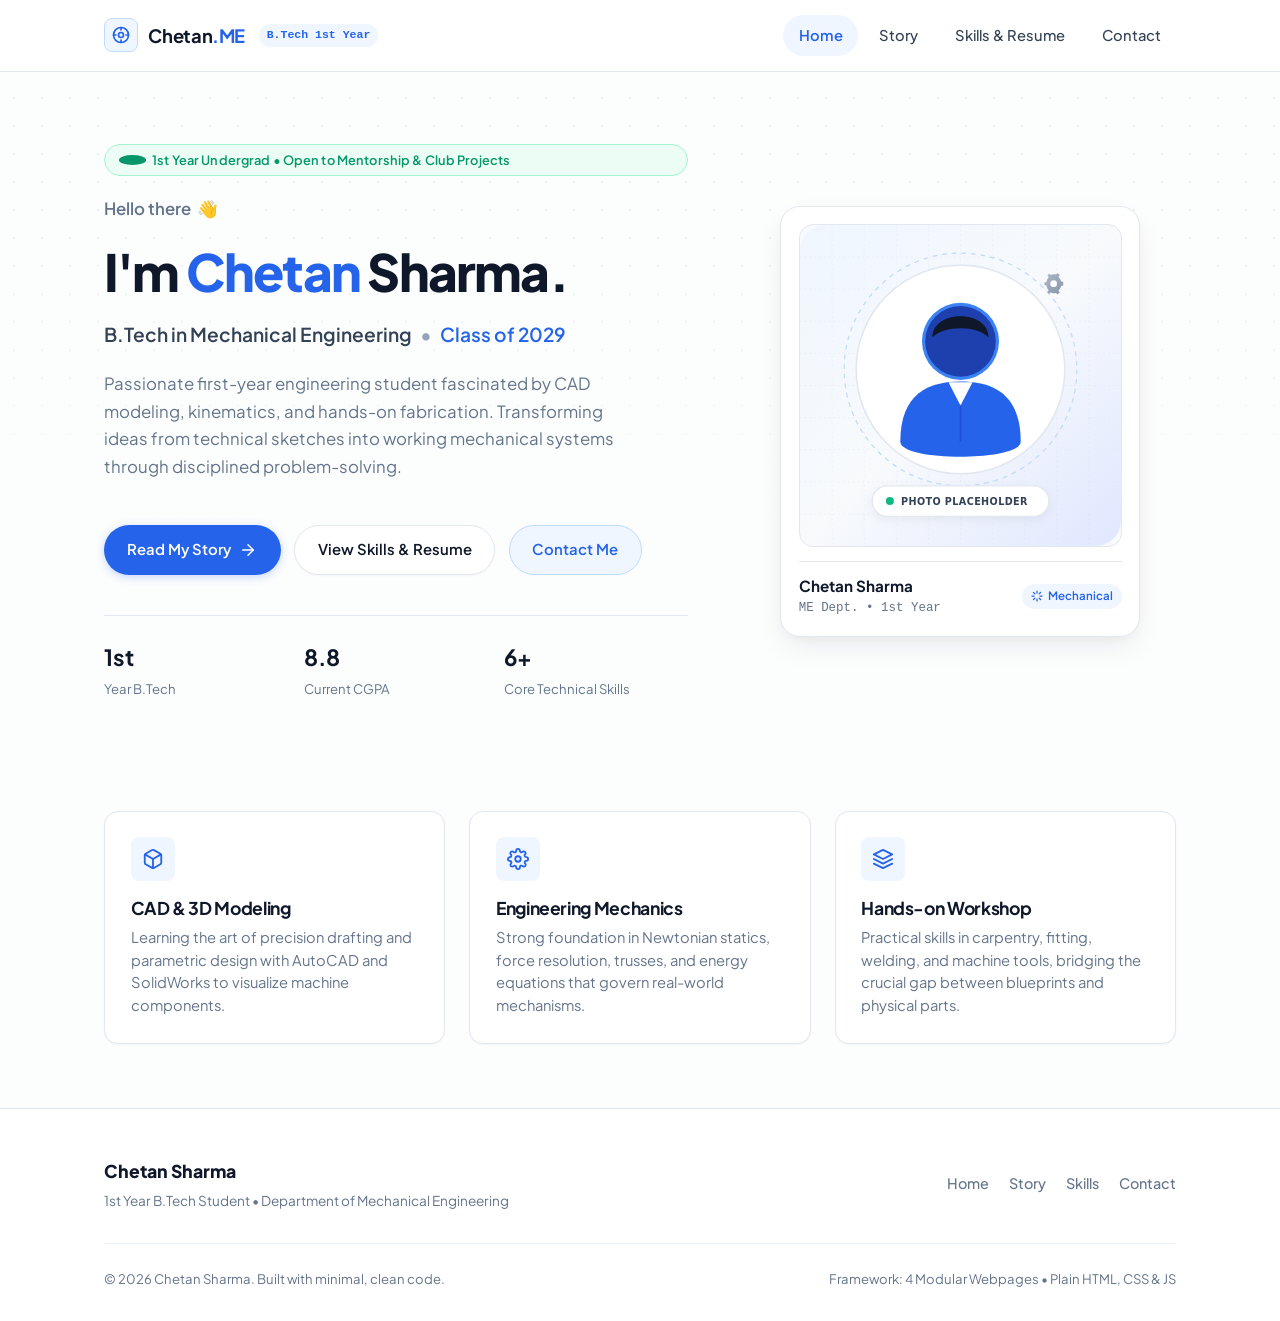
<file: index.html>
<!DOCTYPE html>
<html lang="en">
<head>
  <meta charset="UTF-8" />
  <meta name="viewport" content="width=device-width, initial-scale=1.0" />
  <!-- EDIT HERE: Page Title & Meta Description -->
  <title>Chetan Sharma | 1st Year B.Tech Mechanical Engineering Portfolio</title>
  <meta name="description" content="Personal portfolio of Chetan Sharma, 1st Year Mechanical Engineering undergraduate. CAD, engineering design, mechanics, and innovation." />
  
  <!-- Modern Clean Typography -->
  <link rel="preconnect" href="https://fonts.googleapis.com" />
  <link rel="preconnect" href="https://fonts.gstatic.com" crossorigin />
  <link href="https://fonts.googleapis.com/css2?family=Plus+Jakarta+Sans:wght@400;500;600;700;800&family=JetBrains+Mono:wght@400;500;600&display=swap" rel="stylesheet" />
  
  <!-- Stylesheet -->
  <link rel="stylesheet" href="css/style.css" />
<script src="https://cdn.botpress.cloud/webchat/v5.0/inject.js"></script>
<script src="https://files.bpcontent.cloud/2026/10/13/18/20261013180209-RP0C7P34.js" defer></script>
</head>
<body>
  <!-- Blueprint Dot Grid Accent (Minimalist Background) -->
  <div class="bg-grid-pattern"></div>

  <!-- ==========================================================================
       NAVIGATION BAR (Framework for all 4 Pages)
       ========================================================================== -->
  <header class="site-header">
    <div class="nav-container">
      <a href="index.html" class="brand-logo" title="Home">
        <div class="brand-icon">
          <!-- Mechanical Compass / Drafting Icon -->
          <svg width="20" height="20" viewBox="0 0 24 24" fill="none" stroke="currentColor" stroke-width="2" stroke-linecap="round" stroke-linejoin="round">
            <circle cx="12" cy="12" r="9"></circle>
            <circle cx="12" cy="12" r="3"></circle>
            <line x1="12" y1="3" x2="12" y2="6"></line>
            <line x1="12" y1="18" x2="12" y2="21"></line>
            <line x1="3" y1="12" x2="6" y2="12"></line>
            <line x1="18" y1="12" x2="21" y2="12"></line>
          </svg>
        </div>
        <!-- EDIT HERE: Logo Title and Year / Department -->
        <span class="brand-title">Chetan<span style="color: var(--primary);">.ME</span></span>
        <span class="brand-badge">B.Tech 1st Year</span>
      </a>

      <!-- Desktop Navigation Menu -->
      <nav class="nav-menu" id="nav-menu">
        <ul class="nav-list">
          <li>
            <a href="index.html" class="nav-link active">
              <span>Home</span>
            </a>
          </li>
          <li>
            <a href="story.html" class="nav-link">
              <span>Story</span>
            </a>
          </li>
          <li>
            <a href="skills.html" class="nav-link">
              <span>Skills &amp; Resume</span>
            </a>
          </li>
          <li>
            <a href="contact.html" class="nav-link">
              <span>Contact</span>
            </a>
          </li>
        </ul>
      </nav>

      <!-- Mobile Hamburger Toggle -->
      <button class="mobile-toggle" id="mobile-toggle" aria-label="Toggle navigation menu" aria-expanded="false">
        <svg width="22" height="22" viewBox="0 0 24 24" fill="none" stroke="currentColor" stroke-width="2" stroke-linecap="round" stroke-linejoin="round">
          <line x1="4" y1="6" x2="20" y2="6"></line>
          <line x1="4" y1="12" x2="20" y2="12"></line>
          <line x1="4" y1="18" x2="20" y2="18"></line>
        </svg>
      </button>
    </div>
  </header>

  <!-- ==========================================================================
       PAGE 1: HOME SECTION
       ========================================================================== -->
  <main>
    <div class="container">
      <section class="hero-layout">
        <!-- Hero Introduction Text -->
        <div class="hero-text-content">
          <div class="pill-badge status">
            <span class="pill-badge status-dot"></span>
            <!-- EDIT HERE: Availability status -->
            <span>1st Year Undergrad &bull; Open to Mentorship &amp; Club Projects</span>
          </div>

          <div class="hero-greeting">
            <span>Hello there</span>
            <span class="wave-hand">👋</span>
          </div>

          <!-- ==================================================================
               EDIT HERE: STUDENT NAME
               Modify "Chetan" or "Sharma" to match your name!
               ================================================================== -->
          <h1 class="hero-name">
            I'm <span class="highlight-blue">Chetan</span> Sharma.
          </h1>

          <!-- ==================================================================
               EDIT HERE: SUBTITLE & BRANCH
               ================================================================== -->
          <div class="hero-subtitle">
            <span>B.Tech in Mechanical Engineering</span>
            <span class="dot-sep">&bull;</span>
            <span style="color: var(--primary);">Class of 2029</span>
          </div>

          <!-- ==================================================================
               EDIT HERE: SHORT INTRODUCTORY BIO
               ================================================================== -->
          <p class="hero-bio">
            Passionate first-year engineering student fascinated by CAD modeling, kinematics, and hands-on fabrication. Transforming ideas from technical sketches into working mechanical systems through disciplined problem-solving.
          </p>

          <!-- Quick Action Buttons -->
          <div class="hero-actions">
            <a href="story.html" class="btn btn-primary">
              <span>Read My Story</span>
              <svg width="18" height="18" viewBox="0 0 24 24" fill="none" stroke="currentColor" stroke-width="2" stroke-linecap="round" stroke-linejoin="round">
                <line x1="5" y1="12" x2="19" y2="12"></line>
                <polyline points="12 5 19 12 12 19"></polyline>
              </svg>
            </a>
            <a href="skills.html" class="btn btn-secondary">
              <span>View Skills &amp; Resume</span>
            </a>
            <a href="contact.html" class="btn btn-subtle">
              <span>Contact Me</span>
            </a>
          </div>

          <!-- Quick Academic Stats Row -->
          <div class="hero-stats-row">
            <div class="stat-item">
              <!-- EDIT HERE: Stat 1 -->
              <span class="stat-num">1st</span>
              <span class="stat-label">Year B.Tech</span>
            </div>
            <div class="stat-item">
              <!-- EDIT HERE: Stat 2 -->
              <span class="stat-num">8.8</span>
              <span class="stat-label">Current CGPA</span>
            </div>
            <div class="stat-item">
              <!-- EDIT HERE: Stat 3 -->
              <span class="stat-num">6+</span>
              <span class="stat-label">Core Technical Skills</span>
            </div>
          </div>
        </div>

        <!-- ==================================================================
             EDIT HERE: STUDENT PHOTO SECTION
             You can easily replace the 'src' below with your actual photo path
             Example: src="assets/images/my_photo.jpg"
             ================================================================== -->
        <div class="photo-frame-wrapper">
          <div class="photo-card">
            <div class="photo-inner-container">
              <!-- Student Photo Tag (Replace src with your own image file) -->
              <img 
                src="assets/images/profile-placeholder.svg" 
                alt="Photo of Chetan Sharma" 
                class="student-photo" 
                id="student-profile-img"
              />
            </div>
            <!-- Photo Card Footer Meta -->
            <div class="photo-meta">
              <div>
                <!-- EDIT HERE: Name & Enrollment / Roll ID -->
                <div class="meta-name">Chetan Sharma</div>
                <div class="meta-roll">ME Dept. &bull; 1st Year</div>
              </div>
              <span class="badge-tag-mech">
                <svg width="12" height="12" viewBox="0 0 24 24" fill="none" stroke="currentColor" stroke-width="2.5" stroke-linecap="round" stroke-linejoin="round">
                  <path d="M12 2v4M12 18v4M4.93 4.93l2.83 2.83M16.24 16.24l2.83 2.83M2 12h4M18 12h4M4.93 19.07l2.83-2.83M16.24 7.76l2.83-2.83"></path>
                </svg>
                Mechanical
              </span>
            </div>
          </div>
        </div>
      </section>

      <!-- Minimalist Philosophy / Freshmen Highlights Grid -->
      <section class="philosophy-grid">
        <div class="philo-card">
          <div class="philo-icon">
            <svg width="22" height="22" viewBox="0 0 24 24" fill="none" stroke="currentColor" stroke-width="2" stroke-linecap="round" stroke-linejoin="round">
              <path d="M21 16V8a2 2 0 0 0-1-1.73l-7-4a2 2 0 0 0-2 0l-7 4A2 2 0 0 0 3 8v8a2 2 0 0 0 1 1.73l7 4a2 2 0 0 0 2 0l7-4A2 2 0 0 0 21 16z"></path>
              <polyline points="3.27 6.96 12 12.01 20.73 6.96"></polyline>
              <line x1="12" y1="22.08" x2="12" y2="12"></line>
            </svg>
          </div>
          <h3 class="philo-title">CAD &amp; 3D Modeling</h3>
          <p class="philo-text">
            Learning the art of precision drafting and parametric design with AutoCAD and SolidWorks to visualize machine components.
          </p>
        </div>

        <div class="philo-card">
          <div class="philo-icon">
            <svg width="22" height="22" viewBox="0 0 24 24" fill="none" stroke="currentColor" stroke-width="2" stroke-linecap="round" stroke-linejoin="round">
              <circle cx="12" cy="12" r="3"></circle>
              <path d="M19.4 15a1.65 1.65 0 0 0 .33 1.82l.06.06a2 2 0 0 1 0 2.83 2 2 0 0 1-2.83 0l-.06-.06a1.65 1.65 0 0 0-1.82-.33 1.65 1.65 0 0 0-1 1.51V21a2 2 0 0 1-2 2 2 2 0 0 1-2-2v-.09A1.65 1.65 0 0 0 9 19.4a1.65 1.65 0 0 0-1.82.33l-.06.06a2 2 0 0 1-2.83 0 2 2 0 0 1 0-2.83l.06-.06a1.65 1.65 0 0 0 .33-1.82 1.65 1.65 0 0 0-1.51-1H3a2 2 0 0 1-2-2 2 2 0 0 1 2-2h.09A1.65 1.65 0 0 0 4.6 9a1.65 1.65 0 0 0-.33-1.82l-.06-.06a2 2 0 0 1 0-2.83 2 2 0 0 1 2.83 0l.06.06a1.65 1.65 0 0 0 1.82.33H9a1.65 1.65 0 0 0 1-1.51V3a2 2 0 0 1 2-2 2 2 0 0 1 2 2v.09a1.65 1.65 0 0 0 1 1.51 1.65 1.65 0 0 0 1.82-.33l.06-.06a2 2 0 0 1 2.83 0 2 2 0 0 1 0 2.83l-.06.06a1.65 1.65 0 0 0-.33 1.82V9a1.65 1.65 0 0 0 1.51 1H21a2 2 0 0 1 2 2 2 2 0 0 1-2 2h-.09a1.65 1.65 0 0 0-1.51 1z"></path>
            </svg>
          </div>
          <h3 class="philo-title">Engineering Mechanics</h3>
          <p class="philo-text">
            Strong foundation in Newtonian statics, force resolution, trusses, and energy equations that govern real-world mechanisms.
          </p>
        </div>

        <div class="philo-card">
          <div class="philo-icon">
            <svg width="22" height="22" viewBox="0 0 24 24" fill="none" stroke="currentColor" stroke-width="2" stroke-linecap="round" stroke-linejoin="round">
              <polygon points="12 2 2 7 12 12 22 7 12 2"></polygon>
              <polyline points="2 17 12 22 22 17"></polyline>
              <polyline points="2 12 12 17 22 12"></polyline>
            </svg>
          </div>
          <h3 class="philo-title">Hands-on Workshop</h3>
          <p class="philo-text">
            Practical skills in carpentry, fitting, welding, and machine tools, bridging the crucial gap between blueprints and physical parts.
          </p>
        </div>
      </section>
    </div>
  </main>

  <!-- ==========================================================================
       SITE FOOTER
       ========================================================================== -->
  <footer class="site-footer">
    <div class="container">
      <div class="footer-inner">
        <div class="footer-brand">
          <!-- EDIT HERE: Footer Student Name & Details -->
          <span class="footer-logo">Chetan Sharma</span>
          <span class="footer-tagline">1st Year B.Tech Student &bull; Department of Mechanical Engineering</span>
        </div>
        <nav class="footer-nav">
          <a href="index.html">Home</a>
          <a href="story.html">Story</a>
          <a href="skills.html">Skills</a>
          <a href="contact.html">Contact</a>
        </nav>
      </div>
      <div class="footer-bottom">
        <span>&copy; <span class="current-year">2026</span> Chetan Sharma. Built with minimal, clean code.</span>
        <span>Framework: 4 Modular Webpages &bull; Plain HTML, CSS &amp; JS</span>
      </div>
    </div>
  </footer>

  <!-- Scripts -->
  <script src="js/script.js"></script>
</body>
</html>
</file>
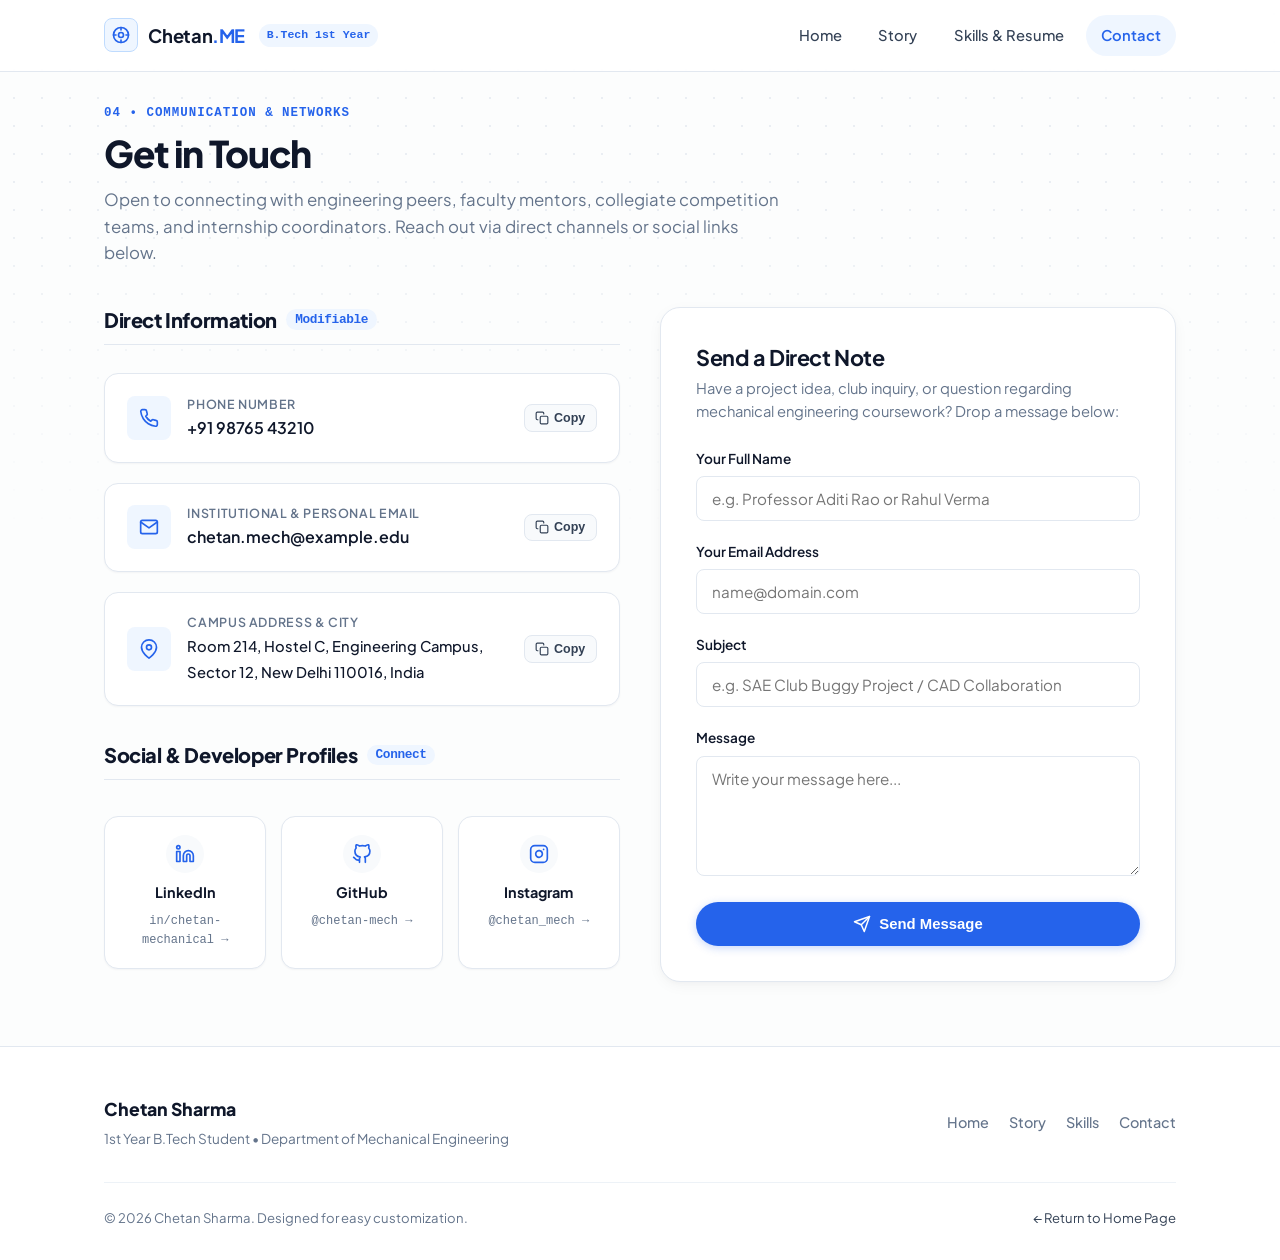
<file: contact.html>
<!DOCTYPE html>
<html lang="en">
<head>
  <meta charset="UTF-8" />
  <meta name="viewport" content="width=device-width, initial-scale=1.0" />
  <!-- EDIT HERE: Page Title & Meta Description -->
  <title>Contact &amp; Connect | Chetan Sharma - B.Tech Mechanical Engineering</title>
  <meta name="description" content="Get in touch with Chetan Sharma. Contact information, Phone, Address, Instagram, LinkedIn, and GitHub profile." />
  
  <!-- Fonts -->
  <link rel="preconnect" href="https://fonts.googleapis.com" />
  <link rel="preconnect" href="https://fonts.gstatic.com" crossorigin />
  <link href="https://fonts.googleapis.com/css2?family=Plus+Jakarta+Sans:wght@400;500;600;700;800&family=JetBrains+Mono:wght@400;500;600&display=swap" rel="stylesheet" />
  
  <!-- Stylesheet -->
  <link rel="stylesheet" href="css/style.css" />
</head>
<body>
  <!-- Blueprint Dot Grid Accent -->
  <div class="bg-grid-pattern"></div>

  <!-- ==========================================================================
       NAVIGATION BAR
       ========================================================================== -->
  <header class="site-header">
    <div class="nav-container">
      <a href="index.html" class="brand-logo" title="Home">
        <div class="brand-icon">
          <svg width="20" height="20" viewBox="0 0 24 24" fill="none" stroke="currentColor" stroke-width="2" stroke-linecap="round" stroke-linejoin="round">
            <circle cx="12" cy="12" r="9"></circle>
            <circle cx="12" cy="12" r="3"></circle>
            <line x1="12" y1="3" x2="12" y2="6"></line>
            <line x1="12" y1="18" x2="12" y2="21"></line>
            <line x1="3" y1="12" x2="6" y2="12"></line>
            <line x1="18" y1="12" x2="21" y2="12"></line>
          </svg>
        </div>
        <span class="brand-title">Chetan<span style="color: var(--primary);">.ME</span></span>
        <span class="brand-badge">B.Tech 1st Year</span>
      </a>

      <!-- Desktop Navigation Menu -->
      <nav class="nav-menu" id="nav-menu">
        <ul class="nav-list">
          <li>
            <a href="index.html" class="nav-link">
              <span>Home</span>
            </a>
          </li>
          <li>
            <a href="story.html" class="nav-link">
              <span>Story</span>
            </a>
          </li>
          <li>
            <a href="skills.html" class="nav-link">
              <span>Skills &amp; Resume</span>
            </a>
          </li>
          <li>
            <a href="contact.html" class="nav-link active">
              <span>Contact</span>
            </a>
          </li>
        </ul>
      </nav>

      <!-- Mobile Hamburger Toggle -->
      <button class="mobile-toggle" id="mobile-toggle" aria-label="Toggle navigation menu" aria-expanded="false">
        <svg width="22" height="22" viewBox="0 0 24 24" fill="none" stroke="currentColor" stroke-width="2" stroke-linecap="round" stroke-linejoin="round">
          <line x1="4" y1="6" x2="20" y2="6"></line>
          <line x1="4" y1="12" x2="20" y2="12"></line>
          <line x1="4" y1="18" x2="20" y2="18"></line>
        </svg>
      </button>
    </div>
  </header>

  <!-- ==========================================================================
       PAGE 4: CONTACT & PROFILES
       ========================================================================== -->
  <main>
    <div class="container">
      <!-- Page Header -->
      <header class="page-intro">
        <span class="page-category">04 &bull; Communication &amp; Networks</span>
        <h1 class="page-title">Get in Touch</h1>
        <p class="page-description">
          Open to connecting with engineering peers, faculty mentors, collegiate competition teams, and internship coordinators. Reach out via direct channels or social links below.
        </p>
      </header>

      <div class="contact-layout">

        <!-- ==================================================================
             LEFT COLUMN: DIRECT CONTACT DETAILS & SOCIAL PROFILES
             ================================================================== -->
        <div class="contact-list-column">

          <div class="section-heading-row" style="margin-bottom: 0.5rem;">
            <h2 class="section-head-title" style="font-size: 1.25rem;">
              <span>Direct Information</span>
              <span class="section-index-badge">Modifiable</span>
            </h2>
          </div>

          <!-- ================================================================
               1. PHONE NUMBER (Easily Modifiable)
               ================================================================ -->
          <div class="contact-card-item">
            <div class="contact-item-left">
              <div class="contact-icon-bubble">
                <svg width="20" height="20" viewBox="0 0 24 24" fill="none" stroke="currentColor" stroke-width="2" stroke-linecap="round" stroke-linejoin="round">
                  <path d="M22 16.92v3a2 2 0 0 1-2.18 2 19.79 19.79 0 0 1-8.63-3.07 19.5 19.5 0 0 1-6-6 19.79 19.79 0 0 1-3.07-8.67A2 2 0 0 1 4.11 2h3a2 2 0 0 1 2 1.72 12.84 12.84 0 0 0 .7 2.81 2 2 0 0 1-.45 2.11L8.09 9.91a16 16 0 0 0 6 6l1.27-1.27a2 2 0 0 1 2.11-.45 12.84 12.84 0 0 0 2.81.7A2 2 0 0 1 22 16.92z"></path>
                </svg>
              </div>
              <div>
                <span class="contact-item-label">Phone Number</span>
                <!-- EDIT HERE: Phone Number Text and tel: link -->
                <a href="tel:+919876543210" class="contact-item-value" id="phone-val">+91 98765 43210</a>
              </div>
            </div>
            <button class="btn-copy-small" data-copy-target="phone-val" title="Copy Phone Number">
              <svg width="14" height="14" viewBox="0 0 24 24" fill="none" stroke="currentColor" stroke-width="2" stroke-linecap="round" stroke-linejoin="round">
                <rect x="9" y="9" width="13" height="13" rx="2" ry="2"></rect>
                <path d="M5 15H4a2 2 0 0 1-2-2V4a2 2 0 0 1 2-2h9a2 2 0 0 1 2 2v1"></path>
              </svg>
              <span>Copy</span>
            </button>
          </div>

          <!-- ================================================================
               2. EMAIL ADDRESS (Easily Modifiable)
               ================================================================ -->
          <div class="contact-card-item">
            <div class="contact-item-left">
              <div class="contact-icon-bubble">
                <svg width="20" height="20" viewBox="0 0 24 24" fill="none" stroke="currentColor" stroke-width="2" stroke-linecap="round" stroke-linejoin="round">
                  <path d="M4 4h16c1.1 0 2 .9 2 2v12c0 1.1-.9 2-2 2H4c-1.1 0-2-.9-2-2V6c0-1.1.9-2 2-2z"></path>
                  <polyline points="22,6 12,13 2,6"></polyline>
                </svg>
              </div>
              <div>
                <span class="contact-item-label">Institutional &amp; Personal Email</span>
                <!-- EDIT HERE: Email Address and mailto: link -->
                <a href="mailto:chetan.mech@example.edu" class="contact-item-value" id="email-val">chetan.mech@example.edu</a>
              </div>
            </div>
            <button class="btn-copy-small" data-copy-target="email-val" title="Copy Email">
              <svg width="14" height="14" viewBox="0 0 24 24" fill="none" stroke="currentColor" stroke-width="2" stroke-linecap="round" stroke-linejoin="round">
                <rect x="9" y="9" width="13" height="13" rx="2" ry="2"></rect>
                <path d="M5 15H4a2 2 0 0 1-2-2V4a2 2 0 0 1 2-2h9a2 2 0 0 1 2 2v1"></path>
              </svg>
              <span>Copy</span>
            </button>
          </div>

          <!-- ================================================================
               3. STUDENT ADDRESS / CAMPUS LOCATION (Easily Modifiable)
               ================================================================ -->
          <div class="contact-card-item">
            <div class="contact-item-left">
              <div class="contact-icon-bubble">
                <svg width="20" height="20" viewBox="0 0 24 24" fill="none" stroke="currentColor" stroke-width="2" stroke-linecap="round" stroke-linejoin="round">
                  <path d="M21 10c0 7-9 13-9 13s-9-6-9-13a9 9 0 0 1 18 0z"></path>
                  <circle cx="12" cy="10" r="3"></circle>
                </svg>
              </div>
              <div>
                <span class="contact-item-label">Campus Address &amp; City</span>
                <!-- EDIT HERE: Student Address -->
                <span class="contact-item-value" id="address-val" style="font-size: 0.92rem; font-weight: 500;">
                  Room 214, Hostel C, Engineering Campus, Sector 12, New Delhi 110016, India
                </span>
              </div>
            </div>
            <button class="btn-copy-small" data-copy-target="address-val" title="Copy Address">
              <svg width="14" height="14" viewBox="0 0 24 24" fill="none" stroke="currentColor" stroke-width="2" stroke-linecap="round" stroke-linejoin="round">
                <rect x="9" y="9" width="13" height="13" rx="2" ry="2"></rect>
                <path d="M5 15H4a2 2 0 0 1-2-2V4a2 2 0 0 1 2-2h9a2 2 0 0 1 2 2v1"></path>
              </svg>
              <span>Copy</span>
            </button>
          </div>

          <!-- ================================================================
               SOCIAL & PROFESSIONAL PROFILES: INSTAGRAM, LINKEDIN & GITHUB
               ================================================================ -->
          <div class="section-heading-row" style="margin-top: 1rem; margin-bottom: 0.5rem;">
            <h2 class="section-head-title" style="font-size: 1.25rem;">
              <span>Social &amp; Developer Profiles</span>
              <span class="section-index-badge">Connect</span>
            </h2>
          </div>

          <div class="social-links-grid">
            <!-- 1. LinkedIn Card -->
            <!-- EDIT HERE: LinkedIn URL and Handle -->
            <a href="https://linkedin.com/in/chetan-mechanical" target="_blank" rel="noopener noreferrer" class="social-connect-card">
              <div class="social-card-icon">
                <svg width="20" height="20" viewBox="0 0 24 24" fill="none" stroke="currentColor" stroke-width="2" stroke-linecap="round" stroke-linejoin="round">
                  <path d="M16 8a6 6 0 0 1 6 6v7h-4v-7a2 2 0 0 0-2-2 2 2 0 0 0-2 2v7h-4v-7a6 6 0 0 1 6-6z"></path>
                  <rect x="2" y="9" width="4" height="12"></rect>
                  <circle cx="4" cy="4" r="2"></circle>
                </svg>
              </div>
              <span class="social-card-name">LinkedIn</span>
              <span class="social-card-tag">in/chetan-mechanical &rarr;</span>
            </a>

            <!-- 2. GitHub Profile Card -->
            <!-- EDIT HERE: GitHub URL and Username -->
            <a href="https://github.com/chetan-mech" target="_blank" rel="noopener noreferrer" class="social-connect-card">
              <div class="social-card-icon">
                <svg width="20" height="20" viewBox="0 0 24 24" fill="none" stroke="currentColor" stroke-width="2" stroke-linecap="round" stroke-linejoin="round">
                  <path d="M9 19c-5 1.5-5-2.5-7-3m14 6v-3.87a3.37 3.37 0 0 0-.94-2.61c3.14-.35 6.44-1.54 6.44-7A5.44 5.44 0 0 0 20 4.77 5.07 5.07 0 0 0 19.91 1S18.73.65 16 2.48a13.38 13.38 0 0 0-7 0C6.27.65 5.09 1 5.09 1A5.07 5.07 0 0 0 5 4.77a5.44 5.44 0 0 0-1.5 3.78c0 5.42 3.3 6.61 6.44 7A3.37 3.37 0 0 0 9 18.13V22"></path>
                </svg>
              </div>
              <span class="social-card-name">GitHub</span>
              <span class="social-card-tag">@chetan-mech &rarr;</span>
            </a>

            <!-- 3. Instagram Profile Card -->
            <!-- EDIT HERE: Instagram URL and Username -->
            <a href="https://instagram.com/chetan_mech" target="_blank" rel="noopener noreferrer" class="social-connect-card">
              <div class="social-card-icon">
                <svg width="20" height="20" viewBox="0 0 24 24" fill="none" stroke="currentColor" stroke-width="2" stroke-linecap="round" stroke-linejoin="round">
                  <rect x="2" y="2" width="20" height="20" rx="5" ry="5"></rect>
                  <path d="M16 11.37A4 4 0 1 1 12.63 8 4 4 0 0 1 16 11.37z"></path>
                  <line x1="17.5" y1="6.5" x2="17.51" y2="6.5"></line>
                </svg>
              </div>
              <span class="social-card-name">Instagram</span>
              <span class="social-card-tag">@chetan_mech &rarr;</span>
            </a>
          </div>

        </div>

        <!-- ==================================================================
             RIGHT COLUMN: QUICK MESSAGE FORM
             ================================================================== -->
        <div class="contact-form-card">
          <h3>Send a Direct Note</h3>
          <p>
            Have a project idea, club inquiry, or question regarding mechanical engineering coursework? Drop a message below:
          </p>

          <form id="contact-form" autocomplete="on">
            <div class="form-group">
              <label for="sender-name" class="form-label">Your Full Name</label>
              <input type="text" id="sender-name" class="form-input" placeholder="e.g. Professor Aditi Rao or Rahul Verma" required />
            </div>

            <div class="form-group">
              <label for="sender-email" class="form-label">Your Email Address</label>
              <input type="email" id="sender-email" class="form-input" placeholder="name@domain.com" required />
            </div>

            <div class="form-group">
              <label for="sender-subject" class="form-label">Subject</label>
              <input type="text" id="sender-subject" class="form-input" placeholder="e.g. SAE Club Buggy Project / CAD Collaboration" required />
            </div>

            <div class="form-group">
              <label for="sender-message" class="form-label">Message</label>
              <textarea id="sender-message" class="form-textarea" placeholder="Write your message here..." required></textarea>
            </div>

            <button type="submit" class="btn btn-primary" style="width: 100%;">
              <svg width="18" height="18" viewBox="0 0 24 24" fill="none" stroke="currentColor" stroke-width="2" stroke-linecap="round" stroke-linejoin="round">
                <line x1="22" y1="2" x2="11" y2="13"></line>
                <polygon points="22 2 15 22 11 13 2 9 22 2"></polygon>
              </svg>
              <span>Send Message</span>
            </button>

            <!-- Feedback Alert Banner -->
            <div class="form-feedback" id="form-feedback"></div>
          </form>
        </div>

      </div>
    </div>
  </main>

  <!-- Toast Notice -->
  <div class="toast-notice" id="toast-notice"></div>

  <!-- ==========================================================================
       SITE FOOTER
       ========================================================================== -->
  <footer class="site-footer">
    <div class="container">
      <div class="footer-inner">
        <div class="footer-brand">
          <span class="footer-logo">Chetan Sharma</span>
          <span class="footer-tagline">1st Year B.Tech Student &bull; Department of Mechanical Engineering</span>
        </div>
        <nav class="footer-nav">
          <a href="index.html">Home</a>
          <a href="story.html">Story</a>
          <a href="skills.html">Skills</a>
          <a href="contact.html">Contact</a>
        </nav>
      </div>
      <div class="footer-bottom">
        <span>&copy; <span class="current-year">2026</span> Chetan Sharma. Designed for easy customization.</span>
        <span><a href="index.html">&larr; Return to Home Page</a></span>
      </div>
    </div>
  </footer>

  <!-- Scripts -->
  <script src="js/script.js"></script>
</body>
</html>
</file>
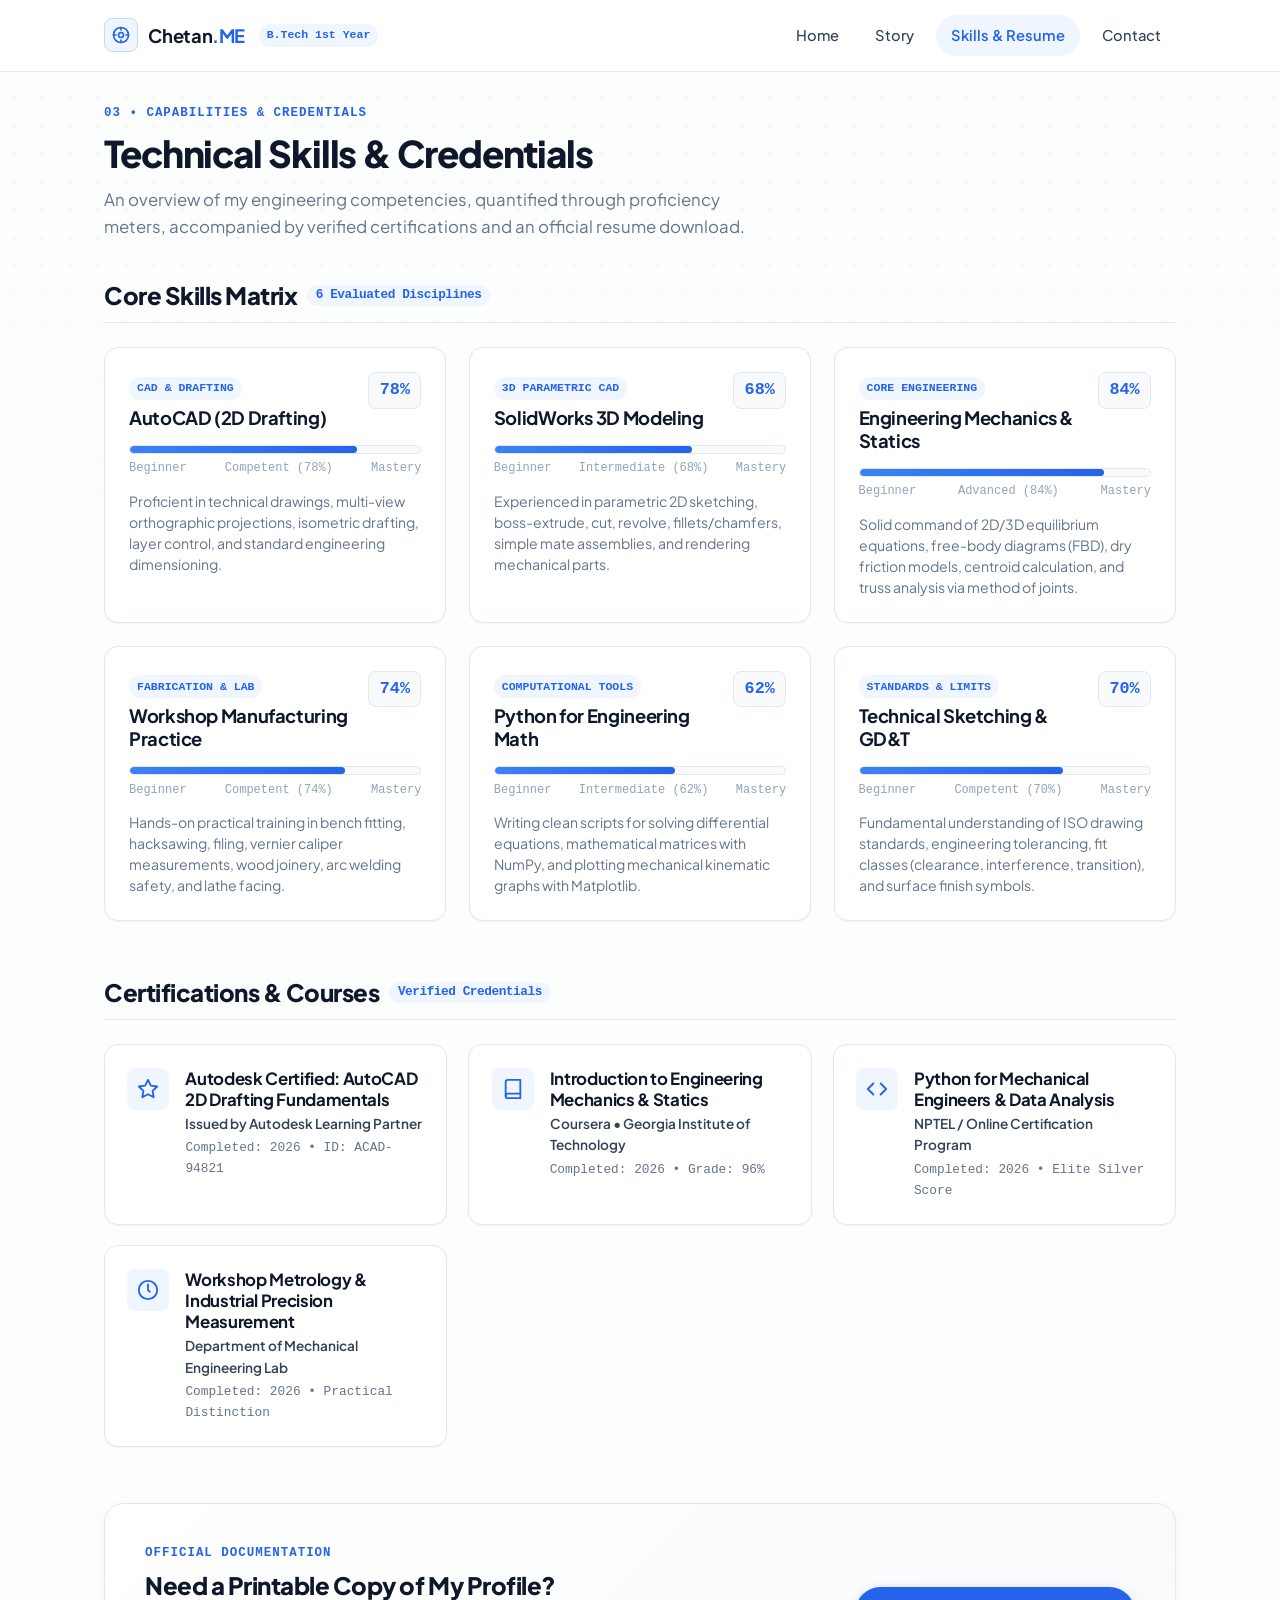
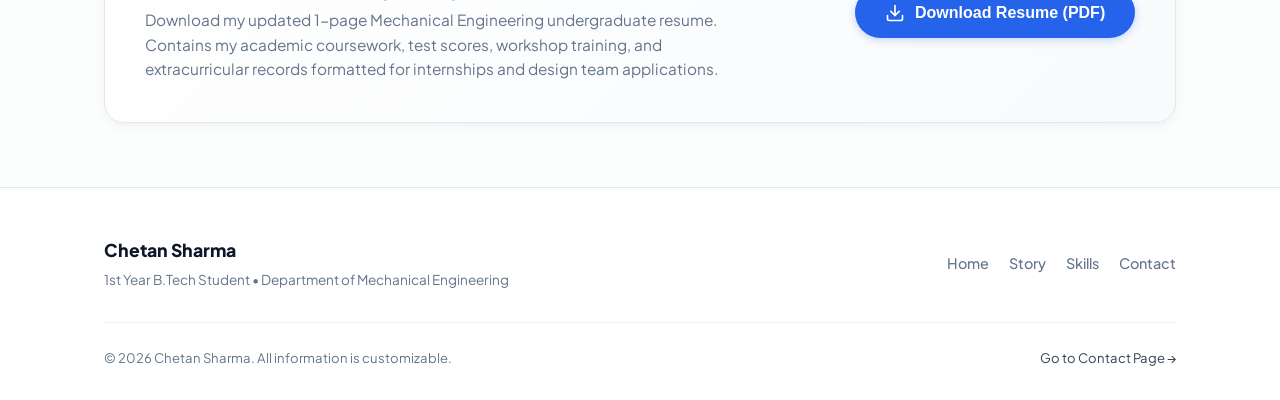
<file: skills.html>
<!DOCTYPE html>
<html lang="en">
<head>
  <meta charset="UTF-8" />
  <meta name="viewport" content="width=device-width, initial-scale=1.0" />
  <!-- EDIT HERE: Page Title & Meta Description -->
  <title>Skills &amp; Resume | Chetan Sharma - B.Tech Mechanical Engineering</title>
  <meta name="description" content="Technical engineering skills, proficiency meters, certifications, and downloadable resume for Chetan Sharma, 1st Year Mechanical Engineering student." />
  
  <!-- Fonts -->
  <link rel="preconnect" href="https://fonts.googleapis.com" />
  <link rel="preconnect" href="https://fonts.gstatic.com" crossorigin />
  <link href="https://fonts.googleapis.com/css2?family=Plus+Jakarta+Sans:wght@400;500;600;700;800&family=JetBrains+Mono:wght@400;500;600&display=swap" rel="stylesheet" />
  
  <!-- Stylesheet -->
  <link rel="stylesheet" href="css/style.css" />
</head>
<body>
  <!-- Blueprint Dot Grid Accent -->
  <div class="bg-grid-pattern"></div>

  <!-- ==========================================================================
       NAVIGATION BAR
       ========================================================================== -->
  <header class="site-header">
    <div class="nav-container">
      <a href="index.html" class="brand-logo" title="Home">
        <div class="brand-icon">
          <svg width="20" height="20" viewBox="0 0 24 24" fill="none" stroke="currentColor" stroke-width="2" stroke-linecap="round" stroke-linejoin="round">
            <circle cx="12" cy="12" r="9"></circle>
            <circle cx="12" cy="12" r="3"></circle>
            <line x1="12" y1="3" x2="12" y2="6"></line>
            <line x1="12" y1="18" x2="12" y2="21"></line>
            <line x1="3" y1="12" x2="6" y2="12"></line>
            <line x1="18" y1="12" x2="21" y2="12"></line>
          </svg>
        </div>
        <span class="brand-title">Chetan<span style="color: var(--primary);">.ME</span></span>
        <span class="brand-badge">B.Tech 1st Year</span>
      </a>

      <!-- Desktop Navigation Menu -->
      <nav class="nav-menu" id="nav-menu">
        <ul class="nav-list">
          <li>
            <a href="index.html" class="nav-link">
              <span>Home</span>
            </a>
          </li>
          <li>
            <a href="story.html" class="nav-link">
              <span>Story</span>
            </a>
          </li>
          <li>
            <a href="skills.html" class="nav-link active">
              <span>Skills &amp; Resume</span>
            </a>
          </li>
          <li>
            <a href="contact.html" class="nav-link">
              <span>Contact</span>
            </a>
          </li>
        </ul>
      </nav>

      <!-- Mobile Hamburger Toggle -->
      <button class="mobile-toggle" id="mobile-toggle" aria-label="Toggle navigation menu" aria-expanded="false">
        <svg width="22" height="22" viewBox="0 0 24 24" fill="none" stroke="currentColor" stroke-width="2" stroke-linecap="round" stroke-linejoin="round">
          <line x1="4" y1="6" x2="20" y2="6"></line>
          <line x1="4" y1="12" x2="20" y2="12"></line>
          <line x1="4" y1="18" x2="20" y2="18"></line>
        </svg>
      </button>
    </div>
  </header>

  <!-- ==========================================================================
       PAGE 3: SKILLS, CERTIFICATIONS & RESUME DOWNLOAD
       ========================================================================== -->
  <main>
    <div class="container">
      <!-- Page Header -->
      <header class="page-intro">
        <span class="page-category">03 &bull; Capabilities &amp; Credentials</span>
        <h1 class="page-title">Technical Skills &amp; Credentials</h1>
        <p class="page-description">
          An overview of my engineering competencies, quantified through proficiency meters, accompanied by verified certifications and an official resume download.
        </p>
      </header>

      <div class="skills-container">

        <!-- ==================================================================
             SECTION 1: 5-6 CUSTOMIZABLE SKILL BOXES WITH METERS
             Instructions:
             - Change the skill name inside <h3 class="skill-title">...</h3>
             - Change the percentage inside <span class="skill-percentage-badge">...</span>
             - Change the data-level="XX%" attribute on <div class="meter-fill" ...>
             - Change the description of what you know about the skill!
             ================================================================== -->
        <section>
          <div class="section-heading-row">
            <h2 class="section-head-title">
              <span>Core Skills Matrix</span>
              <span class="section-index-badge">6 Evaluated Disciplines</span>
            </h2>
          </div>

          <div class="skills-box-grid">

            <!-- SKILL BOX 1: AutoCAD & 2D Drafting -->
            <div class="skill-box">
              <div class="skill-box-top">
                <div>
                  <span class="skill-tag-category">CAD &amp; Drafting</span>
                  <!-- EDIT HERE: Skill 1 Name -->
                  <h3 class="skill-title">AutoCAD (2D Drafting)</h3>
                </div>
                <!-- EDIT HERE: Skill 1 Percentage -->
                <span class="skill-percentage-badge">78%</span>
              </div>
              
              <!-- Skill 1 Meter (Change data-level="XX%") -->
              <div class="skill-meter-wrap">
                <div class="meter-track">
                  <div class="meter-fill" data-level="78%" style="width: 78%;"></div>
                </div>
                <div class="meter-labels">
                  <span>Beginner</span>
                  <span>Competent (78%)</span>
                  <span>Mastery</span>
                </div>
              </div>

              <!-- EDIT HERE: Skill 1 Explanation -->
              <p class="skill-summary-text">
                Proficient in technical drawings, multi-view orthographic projections, isometric drafting, layer control, and standard engineering dimensioning.
              </p>
            </div>

            <!-- SKILL BOX 2: SolidWorks & 3D CAD -->
            <div class="skill-box">
              <div class="skill-box-top">
                <div>
                  <span class="skill-tag-category">3D Parametric CAD</span>
                  <!-- EDIT HERE: Skill 2 Name -->
                  <h3 class="skill-title">SolidWorks 3D Modeling</h3>
                </div>
                <!-- EDIT HERE: Skill 2 Percentage -->
                <span class="skill-percentage-badge">68%</span>
              </div>
              
              <!-- Skill 2 Meter (Change data-level="XX%") -->
              <div class="skill-meter-wrap">
                <div class="meter-track">
                  <div class="meter-fill" data-level="68%" style="width: 68%;"></div>
                </div>
                <div class="meter-labels">
                  <span>Beginner</span>
                  <span>Intermediate (68%)</span>
                  <span>Mastery</span>
                </div>
              </div>

              <!-- EDIT HERE: Skill 2 Explanation -->
              <p class="skill-summary-text">
                Experienced in parametric 2D sketching, boss-extrude, cut, revolve, fillets/chamfers, simple mate assemblies, and rendering mechanical parts.
              </p>
            </div>

            <!-- SKILL BOX 3: Engineering Mechanics -->
            <div class="skill-box">
              <div class="skill-box-top">
                <div>
                  <span class="skill-tag-category">Core Engineering</span>
                  <!-- EDIT HERE: Skill 3 Name -->
                  <h3 class="skill-title">Engineering Mechanics &amp; Statics</h3>
                </div>
                <!-- EDIT HERE: Skill 3 Percentage -->
                <span class="skill-percentage-badge">84%</span>
              </div>
              
              <!-- Skill 3 Meter (Change data-level="XX%") -->
              <div class="skill-meter-wrap">
                <div class="meter-track">
                  <div class="meter-fill" data-level="84%" style="width: 84%;"></div>
                </div>
                <div class="meter-labels">
                  <span>Beginner</span>
                  <span>Advanced (84%)</span>
                  <span>Mastery</span>
                </div>
              </div>

              <!-- EDIT HERE: Skill 3 Explanation -->
              <p class="skill-summary-text">
                Solid command of 2D/3D equilibrium equations, free-body diagrams (FBD), dry friction models, centroid calculation, and truss analysis via method of joints.
              </p>
            </div>

            <!-- SKILL BOX 4: Workshop & Manufacturing -->
            <div class="skill-box">
              <div class="skill-box-top">
                <div>
                  <span class="skill-tag-category">Fabrication &amp; Lab</span>
                  <!-- EDIT HERE: Skill 4 Name -->
                  <h3 class="skill-title">Workshop Manufacturing Practice</h3>
                </div>
                <!-- EDIT HERE: Skill 4 Percentage -->
                <span class="skill-percentage-badge">74%</span>
              </div>
              
              <!-- Skill 4 Meter (Change data-level="XX%") -->
              <div class="skill-meter-wrap">
                <div class="meter-track">
                  <div class="meter-fill" data-level="74%" style="width: 74%;"></div>
                </div>
                <div class="meter-labels">
                  <span>Beginner</span>
                  <span>Competent (74%)</span>
                  <span>Mastery</span>
                </div>
              </div>

              <!-- EDIT HERE: Skill 4 Explanation -->
              <p class="skill-summary-text">
                Hands-on practical training in bench fitting, hacksawing, filing, vernier caliper measurements, wood joinery, arc welding safety, and lathe facing.
              </p>
            </div>

            <!-- SKILL BOX 5: Python & Numerical Computing -->
            <div class="skill-box">
              <div class="skill-box-top">
                <div>
                  <span class="skill-tag-category">Computational Tools</span>
                  <!-- EDIT HERE: Skill 5 Name -->
                  <h3 class="skill-title">Python for Engineering Math</h3>
                </div>
                <!-- EDIT HERE: Skill 5 Percentage -->
                <span class="skill-percentage-badge">62%</span>
              </div>
              
              <!-- Skill 5 Meter (Change data-level="XX%") -->
              <div class="skill-meter-wrap">
                <div class="meter-track">
                  <div class="meter-fill" data-level="62%" style="width: 62%;"></div>
                </div>
                <div class="meter-labels">
                  <span>Beginner</span>
                  <span>Intermediate (62%)</span>
                  <span>Mastery</span>
                </div>
              </div>

              <!-- EDIT HERE: Skill 5 Explanation -->
              <p class="skill-summary-text">
                Writing clean scripts for solving differential equations, mathematical matrices with NumPy, and plotting mechanical kinematic graphs with Matplotlib.
              </p>
            </div>

            <!-- SKILL BOX 6: GD&T & Technical Sketching -->
            <div class="skill-box">
              <div class="skill-box-top">
                <div>
                  <span class="skill-tag-category">Standards &amp; Limits</span>
                  <!-- EDIT HERE: Skill 6 Name -->
                  <h3 class="skill-title">Technical Sketching &amp; GD&amp;T</h3>
                </div>
                <!-- EDIT HERE: Skill 6 Percentage -->
                <span class="skill-percentage-badge">70%</span>
              </div>
              
              <!-- Skill 6 Meter (Change data-level="XX%") -->
              <div class="skill-meter-wrap">
                <div class="meter-track">
                  <div class="meter-fill" data-level="70%" style="width: 70%;"></div>
                </div>
                <div class="meter-labels">
                  <span>Beginner</span>
                  <span>Competent (70%)</span>
                  <span>Mastery</span>
                </div>
              </div>

              <!-- EDIT HERE: Skill 6 Explanation -->
              <p class="skill-summary-text">
                Fundamental understanding of ISO drawing standards, engineering tolerancing, fit classes (clearance, interference, transition), and surface finish symbols.
              </p>
            </div>

          </div>
        </section>

        <!-- ==================================================================
             SECTION 2: CERTIFICATIONS (Easily Modifiable)
             ================================================================== -->
        <section>
          <div class="section-heading-row">
            <h2 class="section-head-title">
              <span>Certifications &amp; Courses</span>
              <span class="section-index-badge">Verified Credentials</span>
            </h2>
          </div>

          <div class="cert-grid">
            <!-- Cert 1 -->
            <div class="cert-card">
              <div class="cert-icon">
                <svg width="22" height="22" viewBox="0 0 24 24" fill="none" stroke="currentColor" stroke-width="2" stroke-linecap="round" stroke-linejoin="round">
                  <polygon points="12 2 15.09 8.26 22 9.27 17 14.14 18.18 21.02 12 17.77 5.82 21.02 7 14.14 2 9.27 8.91 8.26 12 2"></polygon>
                </svg>
              </div>
              <div class="cert-details">
                <!-- EDIT HERE: Cert 1 -->
                <h4>Autodesk Certified: AutoCAD 2D Drafting Fundamentals</h4>
                <div class="cert-issuer">Issued by Autodesk Learning Partner</div>
                <div class="cert-meta">Completed: 2026 &bull; ID: ACAD-94821</div>
              </div>
            </div>

            <!-- Cert 2 -->
            <div class="cert-card">
              <div class="cert-icon">
                <svg width="22" height="22" viewBox="0 0 24 24" fill="none" stroke="currentColor" stroke-width="2" stroke-linecap="round" stroke-linejoin="round">
                  <path d="M4 19.5A2.5 2.5 0 0 1 6.5 17H20"></path>
                  <path d="M6.5 2H20v20H6.5A2.5 2.5 0 0 1 4 19.5v-15A2.5 2.5 0 0 1 6.5 2z"></path>
                </svg>
              </div>
              <div class="cert-details">
                <!-- EDIT HERE: Cert 2 -->
                <h4>Introduction to Engineering Mechanics &amp; Statics</h4>
                <div class="cert-issuer">Coursera &bull; Georgia Institute of Technology</div>
                <div class="cert-meta">Completed: 2026 &bull; Grade: 96%</div>
              </div>
            </div>

            <!-- Cert 3 -->
            <div class="cert-card">
              <div class="cert-icon">
                <svg width="22" height="22" viewBox="0 0 24 24" fill="none" stroke="currentColor" stroke-width="2" stroke-linecap="round" stroke-linejoin="round">
                  <polyline points="16 18 22 12 16 6"></polyline>
                  <polyline points="8 6 2 12 8 18"></polyline>
                </svg>
              </div>
              <div class="cert-details">
                <!-- EDIT HERE: Cert 3 -->
                <h4>Python for Mechanical Engineers &amp; Data Analysis</h4>
                <div class="cert-issuer">NPTEL / Online Certification Program</div>
                <div class="cert-meta">Completed: 2026 &bull; Elite Silver Score</div>
              </div>
            </div>

            <!-- Cert 4 -->
            <div class="cert-card">
              <div class="cert-icon">
                <svg width="22" height="22" viewBox="0 0 24 24" fill="none" stroke="currentColor" stroke-width="2" stroke-linecap="round" stroke-linejoin="round">
                  <circle cx="12" cy="12" r="10"></circle>
                  <polyline points="12 6 12 12 14 14"></polyline>
                </svg>
              </div>
              <div class="cert-details">
                <!-- EDIT HERE: Cert 4 -->
                <h4>Workshop Metrology &amp; Industrial Precision Measurement</h4>
                <div class="cert-issuer">Department of Mechanical Engineering Lab</div>
                <div class="cert-meta">Completed: 2026 &bull; Practical Distinction</div>
              </div>
            </div>
          </div>
        </section>

        <!-- ==================================================================
             SECTION 3: DOWNLOADABLE RESUME BUTTON (With Prompt Trigger)
             ================================================================== -->
        <section class="resume-download-banner">
          <div class="resume-banner-left">
            <span class="page-category">Official Documentation</span>
            <h2 class="resume-banner-title">Need a Printable Copy of My Profile?</h2>
            <p class="resume-banner-desc">
              Download my updated 1-page Mechanical Engineering undergraduate resume. Contains my academic coursework, test scores, workshop training, and extracurricular records formatted for internships and design team applications.
            </p>
          </div>
          <div class="resume-banner-actions">
            <!-- Download Button (Triggers interactive confirmation modal on prompt) -->
            <button class="btn btn-primary btn-resume-download trigger-resume-modal" id="open-resume-btn">
              <svg width="20" height="20" viewBox="0 0 24 24" fill="none" stroke="currentColor" stroke-width="2" stroke-linecap="round" stroke-linejoin="round">
                <path d="M21 15v4a2 2 0 0 1-2 2H5a2 2 0 0 1-2-2v-4"></path>
                <polyline points="7 10 12 15 17 10"></polyline>
                <line x1="12" y1="15" x2="12" y2="3"></line>
              </svg>
              <span>Download Resume (PDF)</span>
            </button>
          </div>
        </section>

      </div>
    </div>
  </main>

  <!-- ==========================================================================
       DOWNLOAD RESUME CONFIRMATION PROMPT MODAL
       ========================================================================== -->
  <div class="modal-overlay" id="resume-prompt-modal" role="dialog" aria-modal="true" aria-labelledby="modal-title">
    <div class="modal-dialog">
      <div class="modal-header-icon">
        <svg width="26" height="26" viewBox="0 0 24 24" fill="none" stroke="currentColor" stroke-width="2" stroke-linecap="round" stroke-linejoin="round">
          <path d="M14 2H6a2 2 0 0 0-2 2v16a2 2 0 0 0 2 2h12a2 2 0 0 0 2-2V8z"></path>
          <polyline points="14 2 14 8 20 8"></polyline>
          <line x1="12" y1="18" x2="12" y2="12"></line>
          <line x1="9" y1="15" x2="12" y2="18"></line>
          <line x1="15" y1="15" x2="12" y2="18"></line>
        </svg>
      </div>
      
      <h3 class="modal-title" id="modal-title">Download Resume?</h3>
      <p class="modal-description">
        You are about to download Chetan Sharma's official 1st Year B.Tech Mechanical Engineering Resume.
      </p>

      <div class="modal-file-preview">
        <span>📄 Chetan_Resume_Mechanical.pdf</span>
        <span style="color: var(--primary);">Ready</span>
      </div>

      <div class="modal-actions">
        <button class="btn btn-secondary" id="modal-cancel-btn">Cancel</button>
        <button class="btn btn-primary" id="modal-confirm-download">
          <svg width="18" height="18" viewBox="0 0 24 24" fill="none" stroke="currentColor" stroke-width="2" stroke-linecap="round" stroke-linejoin="round">
            <polyline points="7 10 12 15 17 10"></polyline>
            <line x1="12" y1="15" x2="12" y2="3"></line>
          </svg>
          <span>Confirm &amp; Download</span>
        </button>
      </div>
    </div>
  </div>

  <!-- Toast Notification -->
  <div class="toast-notice" id="toast-notice"></div>

  <!-- ==========================================================================
       SITE FOOTER
       ========================================================================== -->
  <footer class="site-footer">
    <div class="container">
      <div class="footer-inner">
        <div class="footer-brand">
          <span class="footer-logo">Chetan Sharma</span>
          <span class="footer-tagline">1st Year B.Tech Student &bull; Department of Mechanical Engineering</span>
        </div>
        <nav class="footer-nav">
          <a href="index.html">Home</a>
          <a href="story.html">Story</a>
          <a href="skills.html">Skills</a>
          <a href="contact.html">Contact</a>
        </nav>
      </div>
      <div class="footer-bottom">
        <span>&copy; <span class="current-year">2026</span> Chetan Sharma. All information is customizable.</span>
        <span><a href="contact.html">Go to Contact Page &rarr;</a></span>
      </div>
    </div>
  </footer>

  <!-- Scripts -->
  <script src="js/script.js"></script>
</body>
</html>
</file>
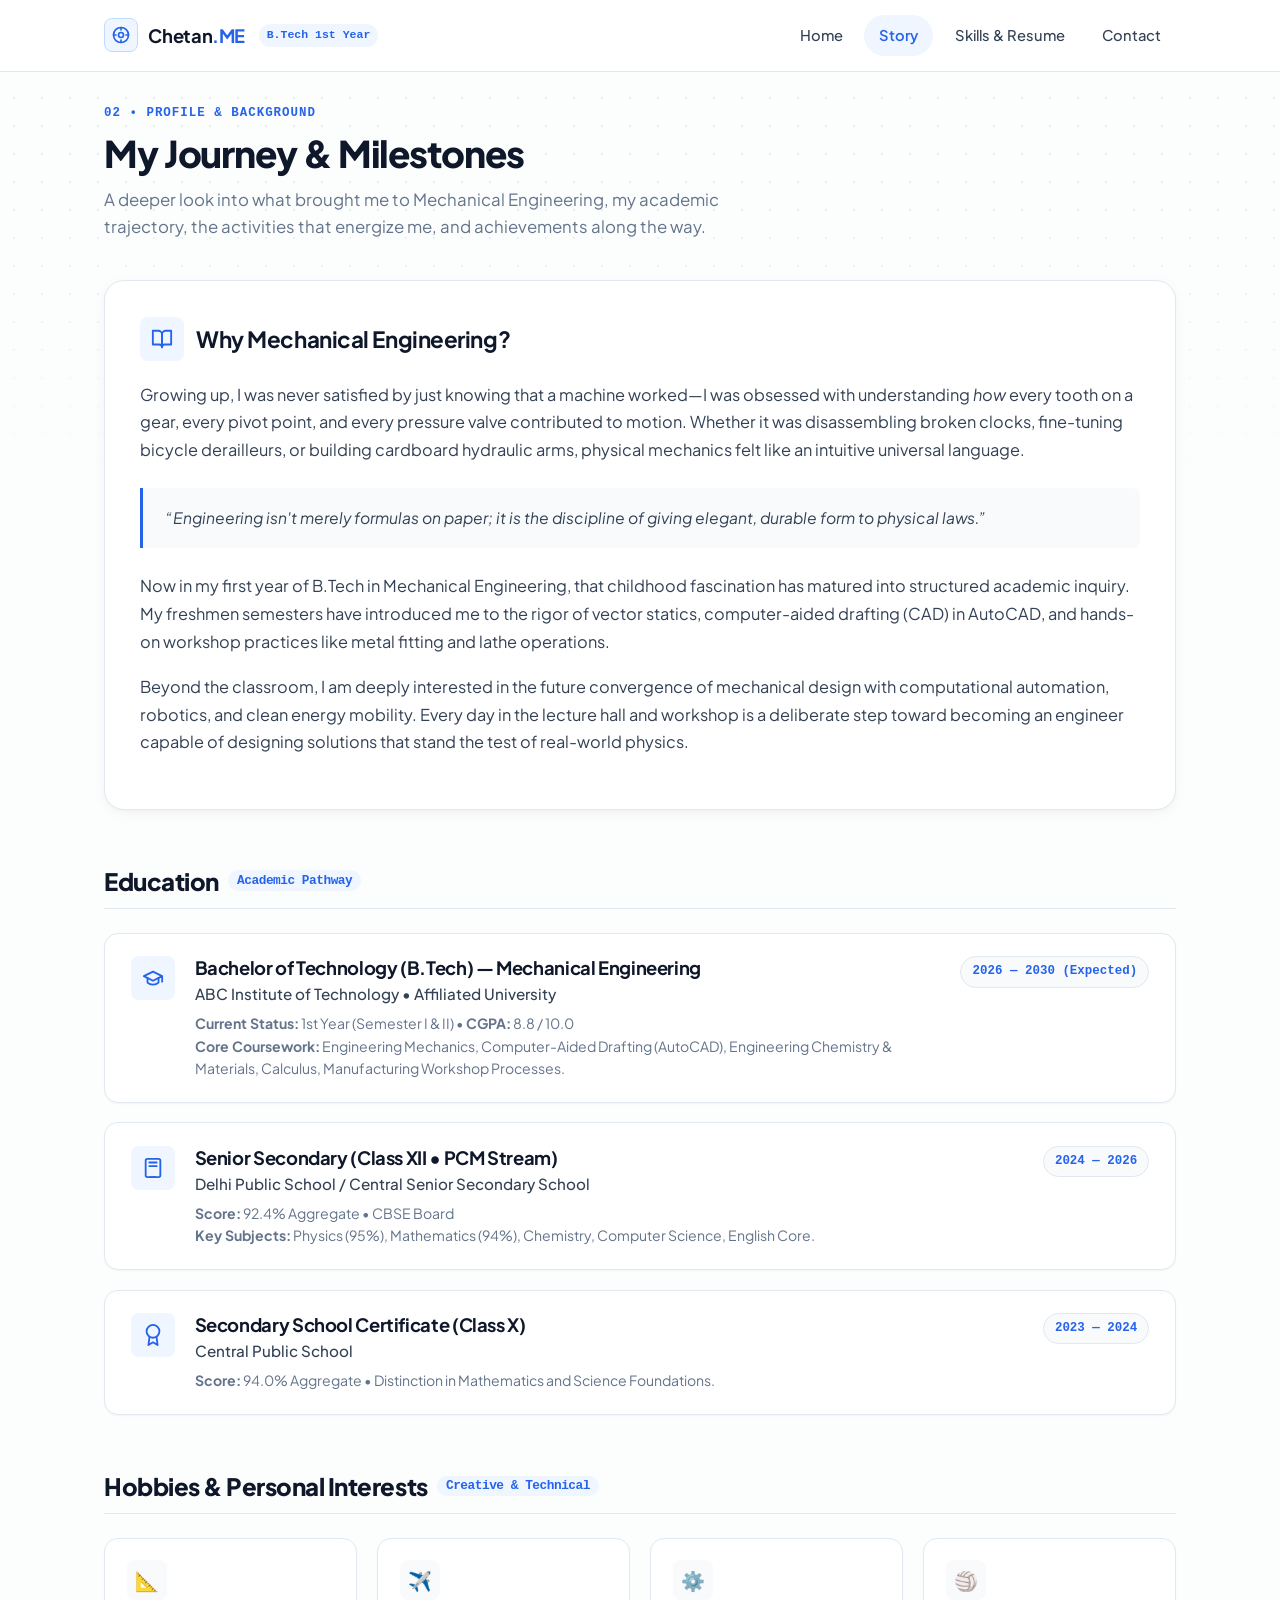
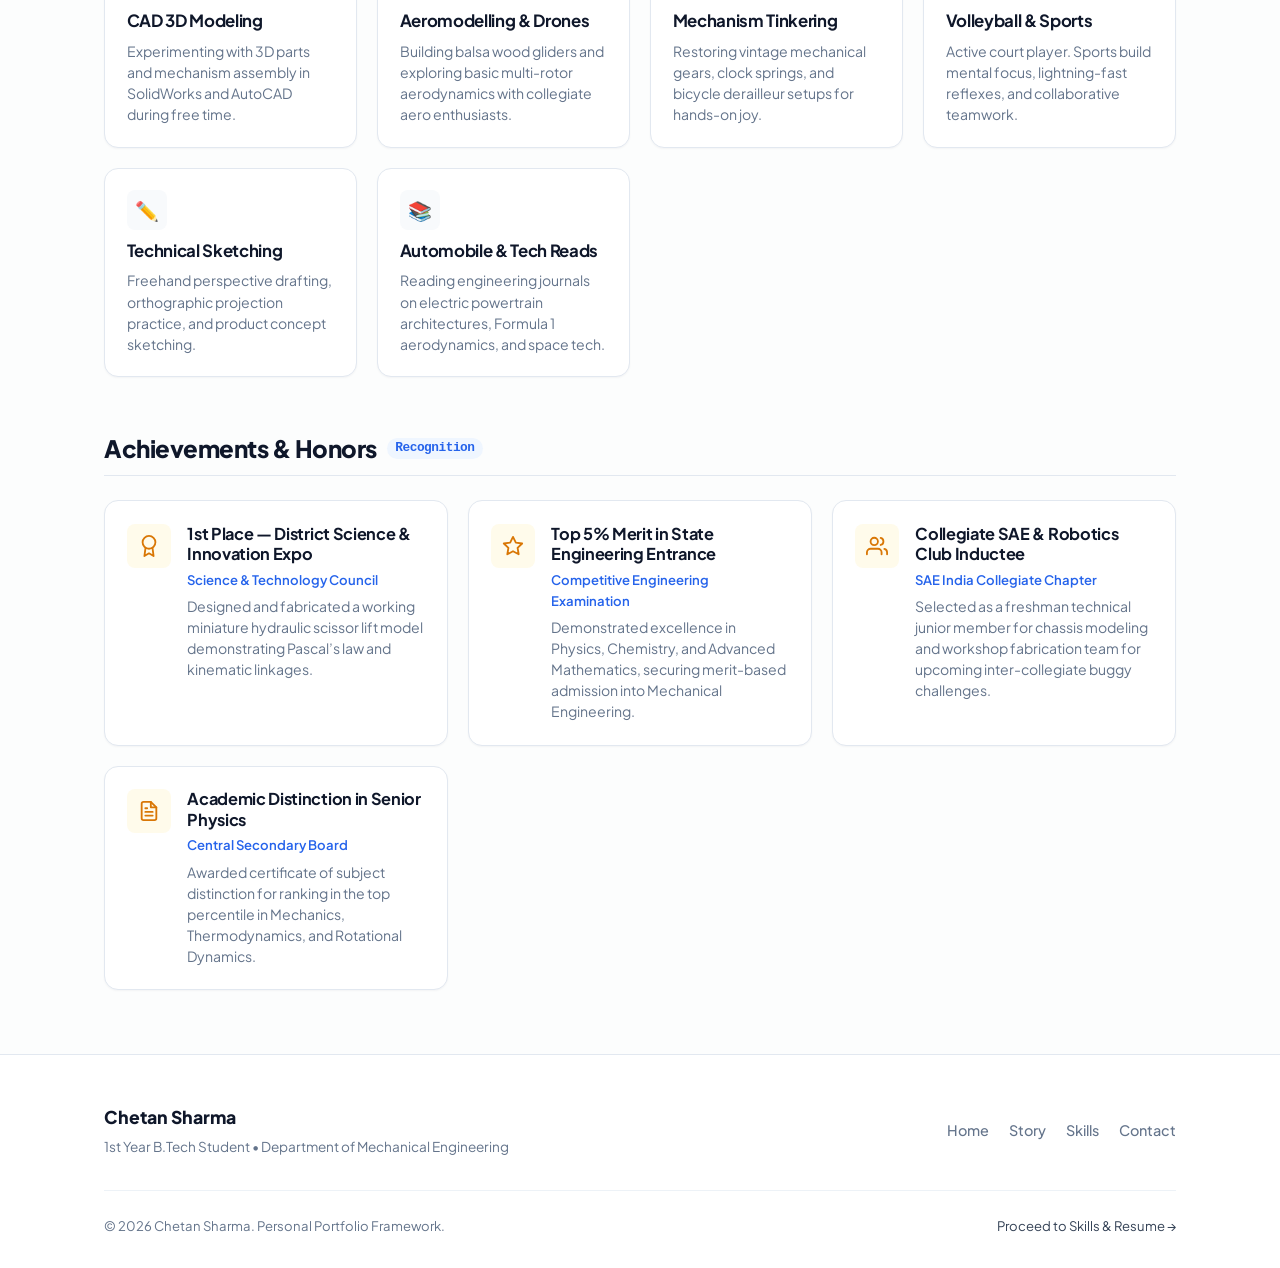
<file: story.html>
<!DOCTYPE html>
<html lang="en">
<head>
  <meta charset="UTF-8" />
  <meta name="viewport" content="width=device-width, initial-scale=1.0" />
  <!-- EDIT HERE: Page Title & Meta Description -->
  <title>My Story | Chetan Sharma - B.Tech Mechanical Engineering</title>
  <meta name="description" content="Read the journey, education, hobbies, and achievements of Chetan Sharma, 1st Year Mechanical Engineering student." />
  
  <!-- Fonts -->
  <link rel="preconnect" href="https://fonts.googleapis.com" />
  <link rel="preconnect" href="https://fonts.gstatic.com" crossorigin />
  <link href="https://fonts.googleapis.com/css2?family=Plus+Jakarta+Sans:wght@400;500;600;700;800&family=JetBrains+Mono:wght@400;500;600&display=swap" rel="stylesheet" />
  
  <!-- Stylesheet -->
  <link rel="stylesheet" href="css/style.css" />
</head>
<body>
  <!-- Blueprint Dot Grid Accent -->
  <div class="bg-grid-pattern"></div>

  <!-- ==========================================================================
       NAVIGATION BAR
       ========================================================================== -->
  <header class="site-header">
    <div class="nav-container">
      <a href="index.html" class="brand-logo" title="Home">
        <div class="brand-icon">
          <svg width="20" height="20" viewBox="0 0 24 24" fill="none" stroke="currentColor" stroke-width="2" stroke-linecap="round" stroke-linejoin="round">
            <circle cx="12" cy="12" r="9"></circle>
            <circle cx="12" cy="12" r="3"></circle>
            <line x1="12" y1="3" x2="12" y2="6"></line>
            <line x1="12" y1="18" x2="12" y2="21"></line>
            <line x1="3" y1="12" x2="6" y2="12"></line>
            <line x1="18" y1="12" x2="21" y2="12"></line>
          </svg>
        </div>
        <span class="brand-title">Chetan<span style="color: var(--primary);">.ME</span></span>
        <span class="brand-badge">B.Tech 1st Year</span>
      </a>

      <!-- Desktop Navigation Menu -->
      <nav class="nav-menu" id="nav-menu">
        <ul class="nav-list">
          <li>
            <a href="index.html" class="nav-link">
              <span>Home</span>
            </a>
          </li>
          <li>
            <a href="story.html" class="nav-link active">
              <span>Story</span>
            </a>
          </li>
          <li>
            <a href="skills.html" class="nav-link">
              <span>Skills &amp; Resume</span>
            </a>
          </li>
          <li>
            <a href="contact.html" class="nav-link">
              <span>Contact</span>
            </a>
          </li>
        </ul>
      </nav>

      <!-- Mobile Hamburger Toggle -->
      <button class="mobile-toggle" id="mobile-toggle" aria-label="Toggle navigation menu" aria-expanded="false">
        <svg width="22" height="22" viewBox="0 0 24 24" fill="none" stroke="currentColor" stroke-width="2" stroke-linecap="round" stroke-linejoin="round">
          <line x1="4" y1="6" x2="20" y2="6"></line>
          <line x1="4" y1="12" x2="20" y2="12"></line>
          <line x1="4" y1="18" x2="20" y2="18"></line>
        </svg>
      </button>
    </div>
  </header>

  <!-- ==========================================================================
       PAGE 2: STORY, EDUCATION, HOBBIES & ACHIEVEMENTS
       ========================================================================== -->
  <main>
    <div class="container">
      <!-- Page Header -->
      <header class="page-intro">
        <span class="page-category">02 &bull; Profile &amp; Background</span>
        <h1 class="page-title">My Journey &amp; Milestones</h1>
        <p class="page-description">
          A deeper look into what brought me to Mechanical Engineering, my academic trajectory, the activities that energize me, and achievements along the way.
        </p>
      </header>

      <div class="story-wrapper">
        <!-- ==================================================================
             SECTION 1: THE STUDENT'S STORY (Easily Modifiable)
             ================================================================== -->
        <section class="story-narrative-card">
          <div class="narrative-header">
            <div class="philo-icon" style="margin-bottom: 0;">
              <svg width="22" height="22" viewBox="0 0 24 24" fill="none" stroke="currentColor" stroke-width="2" stroke-linecap="round" stroke-linejoin="round">
                <path d="M2 3h6a4 4 0 0 1 4 4v14a3 3 0 0 0-3-3H2z"></path>
                <path d="M22 3h-6a4 4 0 0 0-4 4v14a3 3 0 0 1 3-3h7z"></path>
              </svg>
            </div>
            <!-- EDIT HERE: Story Section Headline -->
            <h2 class="narrative-title">Why Mechanical Engineering?</h2>
          </div>

          <!-- EDIT HERE: Personal Narrative Paragraphs -->
          <div class="story-paragraphs">
            <p>
              Growing up, I was never satisfied by just knowing that a machine worked—I was obsessed with understanding <em>how</em> every tooth on a gear, every pivot point, and every pressure valve contributed to motion. Whether it was disassembling broken clocks, fine-tuning bicycle derailleurs, or building cardboard hydraulic arms, physical mechanics felt like an intuitive universal language.
            </p>
            
            <div class="quote-callout">
              &ldquo;Engineering isn't merely formulas on paper; it is the discipline of giving elegant, durable form to physical laws.&rdquo;
            </div>

            <p>
              Now in my first year of B.Tech in Mechanical Engineering, that childhood fascination has matured into structured academic inquiry. My freshmen semesters have introduced me to the rigor of vector statics, computer-aided drafting (CAD) in AutoCAD, and hands-on workshop practices like metal fitting and lathe operations.
            </p>

            <p>
              Beyond the classroom, I am deeply interested in the future convergence of mechanical design with computational automation, robotics, and clean energy mobility. Every day in the lecture hall and workshop is a deliberate step toward becoming an engineer capable of designing solutions that stand the test of real-world physics.
            </p>
          </div>
        </section>

        <!-- ==================================================================
             SECTION 2: EDUCATION (Easily Modifiable)
             ================================================================== -->
        <section>
          <div class="section-heading-row">
            <h2 class="section-head-title">
              <span>Education</span>
              <span class="section-index-badge">Academic Pathway</span>
            </h2>
          </div>

          <div class="education-timeline">
            <!-- 1. B.Tech Card -->
            <div class="edu-card">
              <div class="edu-icon-badge">
                <svg width="22" height="22" viewBox="0 0 24 24" fill="none" stroke="currentColor" stroke-width="2" stroke-linecap="round" stroke-linejoin="round">
                  <path d="M22 10v6M2 10l10-5 10 5-10 5z"></path>
                  <path d="M6 12v5c3 3 9 3 12 0v-5"></path>
                </svg>
              </div>
              <div>
                <!-- EDIT HERE: College Degree, Institution & CGPA -->
                <h3 class="edu-degree">Bachelor of Technology (B.Tech) &mdash; Mechanical Engineering</h3>
                <div class="edu-institution">ABC Institute of Technology &bull; Affiliated University</div>
                <div class="edu-details">
                  <strong>Current Status:</strong> 1st Year (Semester I &amp; II) &bull; <strong>CGPA:</strong> 8.8 / 10.0<br />
                  <strong>Core Coursework:</strong> Engineering Mechanics, Computer-Aided Drafting (AutoCAD), Engineering Chemistry &amp; Materials, Calculus, Manufacturing Workshop Processes.
                </div>
              </div>
              <div class="edu-period-badge">2026 &mdash; 2030 (Expected)</div>
            </div>

            <!-- 2. Class XII Card -->
            <div class="edu-card">
              <div class="edu-icon-badge">
                <svg width="22" height="22" viewBox="0 0 24 24" fill="none" stroke="currentColor" stroke-width="2" stroke-linecap="round" stroke-linejoin="round">
                  <rect x="4" y="2" width="16" height="20" rx="2" ry="2"></rect>
                  <line x1="9" y1="22" x2="15" y2="22"></line>
                  <line x1="8" y1="6" x2="16" y2="6"></line>
                  <line x1="8" y1="10" x2="16" y2="10"></line>
                </svg>
              </div>
              <div>
                <!-- EDIT HERE: Higher Secondary School & Percentage -->
                <h3 class="edu-degree">Senior Secondary (Class XII &bull; PCM Stream)</h3>
                <div class="edu-institution">Delhi Public School / Central Senior Secondary School</div>
                <div class="edu-details">
                  <strong>Score:</strong> 92.4% Aggregate &bull; CBSE Board<br />
                  <strong>Key Subjects:</strong> Physics (95%), Mathematics (94%), Chemistry, Computer Science, English Core.
                </div>
              </div>
              <div class="edu-period-badge">2024 &mdash; 2026</div>
            </div>

            <!-- 3. Class X Card -->
            <div class="edu-card">
              <div class="edu-icon-badge">
                <svg width="22" height="22" viewBox="0 0 24 24" fill="none" stroke="currentColor" stroke-width="2" stroke-linecap="round" stroke-linejoin="round">
                  <circle cx="12" cy="8" r="7"></circle>
                  <polyline points="8.21 13.89 7 23 12 20 17 23 15.79 13.88"></polyline>
                </svg>
              </div>
              <div>
                <!-- EDIT HERE: Secondary School & Score -->
                <h3 class="edu-degree">Secondary School Certificate (Class X)</h3>
                <div class="edu-institution">Central Public School</div>
                <div class="edu-details">
                  <strong>Score:</strong> 94.0% Aggregate &bull; Distinction in Mathematics and Science Foundations.
                </div>
              </div>
              <div class="edu-period-badge">2023 &mdash; 2024</div>
            </div>
          </div>
        </section>

        <!-- ==================================================================
             SECTION 3: HOBBIES & INTERESTS (Easily Modifiable)
             ================================================================== -->
        <section>
          <div class="section-heading-row">
            <h2 class="section-head-title">
              <span>Hobbies &amp; Personal Interests</span>
              <span class="section-index-badge">Creative &amp; Technical</span>
            </h2>
          </div>

          <div class="hobbies-grid">
            <!-- Hobby 1 -->
            <div class="hobby-card">
              <div class="hobby-icon-wrap">📐</div>
              <h3 class="hobby-title">CAD 3D Modeling</h3>
              <p class="hobby-desc">
                Experimenting with 3D parts and mechanism assembly in SolidWorks and AutoCAD during free time.
              </p>
            </div>

            <!-- Hobby 2 -->
            <div class="hobby-card">
              <div class="hobby-icon-wrap">✈️</div>
              <h3 class="hobby-title">Aeromodelling &amp; Drones</h3>
              <p class="hobby-desc">
                Building balsa wood gliders and exploring basic multi-rotor aerodynamics with collegiate aero enthusiasts.
              </p>
            </div>

            <!-- Hobby 3 -->
            <div class="hobby-card">
              <div class="hobby-icon-wrap">⚙️</div>
              <h3 class="hobby-title">Mechanism Tinkering</h3>
              <p class="hobby-desc">
                Restoring vintage mechanical gears, clock springs, and bicycle derailleur setups for hands-on joy.
              </p>
            </div>

            <!-- Hobby 4 -->
            <div class="hobby-card">
              <div class="hobby-icon-wrap">🏐</div>
              <h3 class="hobby-title">Volleyball &amp; Sports</h3>
              <p class="hobby-desc">
                Active court player. Sports build mental focus, lightning-fast reflexes, and collaborative teamwork.
              </p>
            </div>

            <!-- Hobby 5 -->
            <div class="hobby-card">
              <div class="hobby-icon-wrap">✏️</div>
              <h3 class="hobby-title">Technical Sketching</h3>
              <p class="hobby-desc">
                Freehand perspective drafting, orthographic projection practice, and product concept sketching.
              </p>
            </div>

            <!-- Hobby 6 -->
            <div class="hobby-card">
              <div class="hobby-icon-wrap">📚</div>
              <h3 class="hobby-title">Automobile &amp; Tech Reads</h3>
              <p class="hobby-desc">
                Reading engineering journals on electric powertrain architectures, Formula 1 aerodynamics, and space tech.
              </p>
            </div>
          </div>
        </section>

        <!-- ==================================================================
             SECTION 4: ACHIEVEMENTS & MILESTONES (Easily Modifiable)
             ================================================================== -->
        <section>
          <div class="section-heading-row">
            <h2 class="section-head-title">
              <span>Achievements &amp; Honors</span>
              <span class="section-index-badge">Recognition</span>
            </h2>
          </div>

          <div class="achievements-grid">
            <!-- Achievement 1 -->
            <div class="achievement-card">
              <div class="achieve-badge-icon">
                <svg width="22" height="22" viewBox="0 0 24 24" fill="none" stroke="currentColor" stroke-width="2" stroke-linecap="round" stroke-linejoin="round">
                  <circle cx="12" cy="8" r="7"></circle>
                  <polyline points="8.21 13.89 7 23 12 20 17 23 15.79 13.88"></polyline>
                </svg>
              </div>
              <div class="achieve-content">
                <!-- EDIT HERE: Achievement 1 -->
                <h4>1st Place &mdash; District Science &amp; Innovation Expo</h4>
                <div class="achieve-org">Science &amp; Technology Council</div>
                <p class="achieve-desc">
                  Designed and fabricated a working miniature hydraulic scissor lift model demonstrating Pascal’s law and kinematic linkages.
                </p>
              </div>
            </div>

            <!-- Achievement 2 -->
            <div class="achievement-card">
              <div class="achieve-badge-icon">
                <svg width="22" height="22" viewBox="0 0 24 24" fill="none" stroke="currentColor" stroke-width="2" stroke-linecap="round" stroke-linejoin="round">
                  <polygon points="12 2 15.09 8.26 22 9.27 17 14.14 18.18 21.02 12 17.77 5.82 21.02 7 14.14 2 9.27 8.91 8.26 12 2"></polygon>
                </svg>
              </div>
              <div class="achieve-content">
                <!-- EDIT HERE: Achievement 2 -->
                <h4>Top 5% Merit in State Engineering Entrance</h4>
                <div class="achieve-org">Competitive Engineering Examination</div>
                <p class="achieve-desc">
                  Demonstrated excellence in Physics, Chemistry, and Advanced Mathematics, securing merit-based admission into Mechanical Engineering.
                </p>
              </div>
            </div>

            <!-- Achievement 3 -->
            <div class="achievement-card">
              <div class="achieve-badge-icon">
                <svg width="22" height="22" viewBox="0 0 24 24" fill="none" stroke="currentColor" stroke-width="2" stroke-linecap="round" stroke-linejoin="round">
                  <path d="M17 21v-2a4 4 0 0 0-4-4H5a4 4 0 0 0-4 4v2"></path>
                  <circle cx="9" cy="7" r="4"></circle>
                  <path d="M23 21v-2a4 4 0 0 0-3-3.87"></path>
                  <path d="M16 3.13a4 4 0 0 1 0 7.75"></path>
                </svg>
              </div>
              <div class="achieve-content">
                <!-- EDIT HERE: Achievement 3 -->
                <h4>Collegiate SAE &amp; Robotics Club Inductee</h4>
                <div class="achieve-org">SAE India Collegiate Chapter</div>
                <p class="achieve-desc">
                  Selected as a freshman technical junior member for chassis modeling and workshop fabrication team for upcoming inter-collegiate buggy challenges.
                </p>
              </div>
            </div>

            <!-- Achievement 4 -->
            <div class="achievement-card">
              <div class="achieve-badge-icon">
                <svg width="22" height="22" viewBox="0 0 24 24" fill="none" stroke="currentColor" stroke-width="2" stroke-linecap="round" stroke-linejoin="round">
                  <path d="M14 2H6a2 2 0 0 0-2 2v16a2 2 0 0 0 2 2h12a2 2 0 0 0 2-2V8z"></path>
                  <polyline points="14 2 14 8 20 8"></polyline>
                  <line x1="16" y1="13" x2="8" y2="13"></line>
                  <line x1="16" y1="17" x2="8" y2="17"></line>
                  <polyline points="10 9 9 9 8 9"></polyline>
                </svg>
              </div>
              <div class="achieve-content">
                <!-- EDIT HERE: Achievement 4 -->
                <h4>Academic Distinction in Senior Physics</h4>
                <div class="achieve-org">Central Secondary Board</div>
                <p class="achieve-desc">
                  Awarded certificate of subject distinction for ranking in the top percentile in Mechanics, Thermodynamics, and Rotational Dynamics.
                </p>
              </div>
            </div>
          </div>
        </section>
      </div>
    </div>
  </main>

  <!-- ==========================================================================
       SITE FOOTER
       ========================================================================== -->
  <footer class="site-footer">
    <div class="container">
      <div class="footer-inner">
        <div class="footer-brand">
          <span class="footer-logo">Chetan Sharma</span>
          <span class="footer-tagline">1st Year B.Tech Student &bull; Department of Mechanical Engineering</span>
        </div>
        <nav class="footer-nav">
          <a href="index.html">Home</a>
          <a href="story.html">Story</a>
          <a href="skills.html">Skills</a>
          <a href="contact.html">Contact</a>
        </nav>
      </div>
      <div class="footer-bottom">
        <span>&copy; <span class="current-year">2026</span> Chetan Sharma. Personal Portfolio Framework.</span>
        <span><a href="skills.html">Proceed to Skills &amp; Resume &rarr;</a></span>
      </div>
    </div>
  </footer>

  <!-- Scripts -->
  <script src="js/script.js"></script>
</body>
</html>
</file>
<file: css/style.css>
/* ==========================================================================
   CHETAN SHARMA - MECHANICAL ENGINEERING PORTFOLIO
   Design System: Minimalist, Light, Clean & Precision Engineering Aesthetic
   ========================================================================== */

:root {
  /* Core Color Palette (Light, Crisp & Technical) */
  --bg-primary: #fcfdfd;
  --bg-surface: #ffffff;
  --bg-subtle: #f8fafc;
  --bg-card: #ffffff;
  --bg-tag: #f1f5f9;
  
  /* Text Colors */
  --text-main: #0f172a;       /* Deep slate for high legibility */
  --text-body: #334155;       /* Medium slate for comfortable reading */
  --text-muted: #64748b;      /* Soft slate for captions and secondary notes */
  --text-dim: #94a3b8;        /* Light slate for subtle icons and dividers */

  /* Engineering Accent Colors */
  --primary: #2563eb;         /* Precision Mechanical Blue */
  --primary-hover: #1d4ed8;
  --primary-subtle: #eff6ff;   /* Soft ice blue background */
  --primary-border: #bfdbfe;
  
  --accent-amber: #d97706;    /* Amber badge for highlights */
  --accent-amber-bg: #fffbeb;
  --accent-emerald: #059669;  /* Success & live status */
  --accent-emerald-bg: #ecfdf5;

  /* Borders & Dividers */
  --border-light: #e2e8f0;
  --border-subtle: #edf2f7;
  --border-focus: #3b82f6;

  /* Elevation Shadows (Soft & Minimalist) */
  --shadow-sm: 0 1px 2px 0 rgba(15, 23, 42, 0.04);
  --shadow-md: 0 4px 16px -2px rgba(15, 23, 42, 0.05), 0 2px 6px -2px rgba(15, 23, 42, 0.03);
  --shadow-lg: 0 12px 30px -4px rgba(15, 23, 42, 0.08), 0 4px 10px -2px rgba(15, 23, 42, 0.03);
  --shadow-hover: 0 16px 36px -6px rgba(37, 99, 235, 0.12), 0 6px 14px -3px rgba(15, 23, 42, 0.05);

  /* Radius */
  --radius-sm: 8px;
  --radius-md: 14px;
  --radius-lg: 20px;
  --radius-full: 9999px;

  /* Typography */
  --font-sans: 'Plus Jakarta Sans', -apple-system, BlinkMacSystemFont, 'Segoe UI', Roboto, Helvetica, Arial, sans-serif;
  --font-mono: 'SFMono-Regular', Consolas, 'Liberation Mono', Menlo, monospace;
  
  /* Layout */
  --max-width: 1120px;
  --header-height: 72px;
  --transition: all 0.25s cubic-bezier(0.16, 1, 0.3, 1);
}

/* Base Reset & Box Sizing */
*, *::before, *::after {
  box-sizing: border-box;
  margin: 0;
  padding: 0;
}

html {
  font-family: var(--font-sans);
  font-size: 16px;
  color: var(--text-body);
  background-color: var(--bg-primary);
  scroll-behavior: smooth;
  line-height: 1.6;
  -webkit-font-smoothing: antialiased;
}

body {
  min-height: 100vh;
  display: flex;
  flex-direction: column;
  background-color: var(--bg-primary);
  position: relative;
  overflow-x: hidden;
}

/* Engineering Blueprint Subtle Dot Grid */
.bg-grid-pattern {
  position: absolute;
  top: 0;
  left: 0;
  right: 0;
  height: 540px;
  background-image: radial-gradient(circle, #cbd5e1 1px, transparent 1px);
  background-size: 28px 28px;
  opacity: 0.35;
  pointer-events: none;
  z-index: 0;
  mask-image: linear-gradient(to bottom, rgba(0,0,0,1) 40%, rgba(0,0,0,0) 100%);
  -webkit-mask-image: linear-gradient(to bottom, rgba(0,0,0,1) 40%, rgba(0,0,0,0) 100%);
}

/* Container */
.container {
  width: 100%;
  max-width: var(--max-width);
  margin-left: auto;
  margin-right: auto;
  padding-left: 1.5rem;
  padding-right: 1.5rem;
  position: relative;
  z-index: 1;
}

/* Main Content Area */
main {
  flex: 1;
  padding-top: calc(var(--header-height) + 2rem);
  padding-bottom: 4rem;
}

/* Links */
a {
  color: var(--primary);
  text-decoration: none;
  transition: var(--transition);
}

a:hover {
  color: var(--primary-hover);
}

/* Headings */
h1, h2, h3, h4, h5, h6 {
  color: var(--text-main);
  font-weight: 700;
  line-height: 1.25;
  letter-spacing: -0.02em;
}

p {
  margin-bottom: 1rem;
}

p:last-child {
  margin-bottom: 0;
}

/* ==========================================================================
   NAVIGATION BAR (Fixed, Light Glassmorphism)
   ========================================================================== */
.site-header {
  position: fixed;
  top: 0;
  left: 0;
  right: 0;
  height: var(--header-height);
  background: rgba(255, 255, 255, 0.88);
  backdrop-filter: blur(14px);
  -webkit-backdrop-filter: blur(14px);
  border-bottom: 1px solid var(--border-light);
  z-index: 100;
  display: flex;
  align-items: center;
}

.nav-container {
  display: flex;
  align-items: center;
  justify-content: space-between;
  width: 100%;
  max-width: var(--max-width);
  margin: 0 auto;
  padding: 0 1.5rem;
}

.brand-logo {
  display: flex;
  align-items: center;
  gap: 0.65rem;
  font-weight: 800;
  font-size: 1.15rem;
  color: var(--text-main);
}

.brand-icon {
  width: 34px;
  height: 34px;
  background: var(--primary-subtle);
  border: 1px solid var(--primary-border);
  border-radius: var(--radius-sm);
  display: flex;
  align-items: center;
  justify-content: center;
  color: var(--primary);
}

.brand-title {
  font-weight: 700;
  letter-spacing: -0.02em;
}

.brand-badge {
  font-size: 0.72rem;
  font-family: var(--font-mono);
  font-weight: 600;
  color: var(--primary);
  background: var(--primary-subtle);
  padding: 0.15rem 0.45rem;
  border-radius: var(--radius-full);
  margin-left: 0.25rem;
}

/* Nav Menu */
.nav-menu {
  display: flex;
  align-items: center;
  gap: 0.5rem;
}

.nav-list {
  display: flex;
  align-items: center;
  gap: 0.4rem;
  list-style: none;
}

.nav-link {
  display: inline-flex;
  align-items: center;
  gap: 0.4rem;
  padding: 0.55rem 0.95rem;
  border-radius: var(--radius-full);
  font-size: 0.92rem;
  font-weight: 500;
  color: var(--text-body);
  transition: var(--transition);
}

.nav-link:hover {
  color: var(--primary);
  background: var(--bg-subtle);
}

.nav-link.active {
  color: var(--primary);
  background: var(--primary-subtle);
  font-weight: 600;
}

.nav-link-badge {
  font-size: 0.68rem;
  padding: 0.1rem 0.4rem;
  border-radius: var(--radius-full);
  background: var(--border-light);
  color: var(--text-muted);
}

.nav-link.active .nav-link-badge {
  background: var(--primary);
  color: #ffffff;
}

/* Mobile Toggle Button */
.mobile-toggle {
  display: none;
  background: transparent;
  border: 1px solid var(--border-light);
  border-radius: var(--radius-sm);
  padding: 0.5rem;
  cursor: pointer;
  color: var(--text-main);
}

/* ==========================================================================
   BUTTONS & BADGES
   ========================================================================== */
.btn {
  display: inline-flex;
  align-items: center;
  justify-content: center;
  gap: 0.5rem;
  padding: 0.75rem 1.4rem;
  border-radius: var(--radius-full);
  font-size: 0.93rem;
  font-weight: 600;
  cursor: pointer;
  border: 1px solid transparent;
  transition: var(--transition);
  text-decoration: none;
}

.btn-primary {
  background: var(--primary);
  color: #ffffff;
  box-shadow: 0 2px 8px rgba(37, 99, 235, 0.25);
}

.btn-primary:hover {
  background: var(--primary-hover);
  color: #ffffff;
  transform: translateY(-1px);
  box-shadow: 0 4px 14px rgba(37, 99, 235, 0.35);
}

.btn-secondary {
  background: var(--bg-surface);
  color: var(--text-main);
  border-color: var(--border-light);
  box-shadow: var(--shadow-sm);
}

.btn-secondary:hover {
  background: var(--bg-subtle);
  color: var(--primary);
  border-color: var(--primary-border);
  transform: translateY(-1px);
}

.btn-subtle {
  background: var(--primary-subtle);
  color: var(--primary);
  border: 1px solid var(--primary-border);
}

.btn-subtle:hover {
  background: #dbeafe;
  color: var(--primary-hover);
}

.pill-badge {
  display: inline-flex;
  align-items: center;
  gap: 0.4rem;
  padding: 0.3rem 0.85rem;
  font-size: 0.8rem;
  font-weight: 600;
  border-radius: var(--radius-full);
  letter-spacing: 0.01em;
}

.pill-badge.status {
  background: var(--accent-emerald-bg);
  color: var(--accent-emerald);
  border: 1px solid #a7f3d0;
}

.pill-badge.status-dot {
  width: 7px;
  height: 7px;
  background: var(--accent-emerald);
  border-radius: 50%;
  animation: pulse-ring 2s infinite ease-in-out;
}

@keyframes pulse-ring {
  0% { transform: scale(0.9); opacity: 0.8; }
  50% { transform: scale(1.3); opacity: 1; }
  100% { transform: scale(0.9); opacity: 0.8; }
}

.pill-badge.tech {
  background: var(--bg-tag);
  color: var(--text-body);
  border: 1px solid var(--border-light);
}

/* ==========================================================================
   PAGE HEADERS (For Story, Skills, Contact)
   ========================================================================== */
.page-intro {
  margin-bottom: 2.5rem;
  max-width: 680px;
}

.page-category {
  font-family: var(--font-mono);
  font-size: 0.78rem;
  font-weight: 600;
  text-transform: uppercase;
  letter-spacing: 0.08em;
  color: var(--primary);
  margin-bottom: 0.4rem;
  display: block;
}

.page-title {
  font-size: 2.3rem;
  font-weight: 800;
  color: var(--text-main);
  margin-bottom: 0.65rem;
  letter-spacing: -0.03em;
}

.page-description {
  font-size: 1.05rem;
  color: var(--text-muted);
  line-height: 1.6;
}

/* ==========================================================================
   PAGE 1: HOME PAGE (index.html)
   ========================================================================== */
.hero-layout {
  display: grid;
  grid-template-columns: 1.15fr 0.85fr;
  align-items: center;
  gap: 3.5rem;
  padding: 2.5rem 0 3.5rem;
}

.hero-text-content {
  display: flex;
  flex-direction: column;
  gap: 1.25rem;
}

.hero-greeting {
  font-size: 1.05rem;
  font-weight: 600;
  color: var(--text-muted);
  display: flex;
  align-items: center;
  gap: 0.4rem;
}

.wave-hand {
  display: inline-block;
  animation: wave-anim 2.5s infinite;
  transform-origin: 70% 70%;
}

@keyframes wave-anim {
  0%, 60%, 100% { transform: rotate(0deg); }
  10%, 30% { transform: rotate(14deg); }
  20% { transform: rotate(-8deg); }
  40% { transform: rotate(-4deg); }
}

.hero-name {
  font-size: 3.2rem;
  font-weight: 800;
  letter-spacing: -0.035em;
  color: var(--text-main);
  line-height: 1.1;
}

.hero-name .highlight-blue {
  color: var(--primary);
}

.hero-subtitle {
  font-size: 1.2rem;
  font-weight: 600;
  color: var(--text-body);
  display: flex;
  align-items: center;
  flex-wrap: wrap;
  gap: 0.5rem;
}

.hero-subtitle .dot-sep {
  color: var(--text-dim);
}

.hero-bio {
  font-size: 1.05rem;
  color: var(--text-muted);
  line-height: 1.65;
  max-width: 540px;
}

.hero-actions {
  display: flex;
  align-items: center;
  gap: 0.85rem;
  flex-wrap: wrap;
  margin-top: 0.5rem;
}

/* Hero Highlights Grid */
.hero-stats-row {
  display: grid;
  grid-template-columns: repeat(3, 1fr);
  gap: 1rem;
  margin-top: 1.25rem;
  padding-top: 1.5rem;
  border-top: 1px solid var(--border-light);
}

.stat-item {
  display: flex;
  flex-direction: column;
}

.stat-num {
  font-size: 1.4rem;
  font-weight: 700;
  color: var(--text-main);
}

.stat-label {
  font-size: 0.82rem;
  color: var(--text-muted);
  margin-top: 0.15rem;
}

/* Student Photo Frame (Minimalist & Precision Framed) */
.photo-frame-wrapper {
  display: flex;
  justify-content: center;
  align-items: center;
  position: relative;
}

.photo-card {
  position: relative;
  width: 100%;
  max-width: 360px;
  background: var(--bg-surface);
  border: 1px solid var(--border-light);
  border-radius: var(--radius-lg);
  padding: 1.1rem;
  box-shadow: var(--shadow-lg);
  transition: var(--transition);
}

.photo-card:hover {
  transform: translateY(-4px);
  box-shadow: var(--shadow-hover);
  border-color: var(--primary-border);
}

.photo-inner-container {
  width: 100%;
  aspect-ratio: 1 / 1;
  border-radius: var(--radius-md);
  overflow: hidden;
  position: relative;
  background: var(--bg-subtle);
  border: 1px solid var(--border-light);
}

.student-photo {
  width: 100%;
  height: 100%;
  object-fit: cover;
  display: block;
  transition: transform 0.4s ease;
}

.photo-card:hover .student-photo {
  transform: scale(1.02);
}

/* Photo Card Info Footer */
.photo-meta {
  margin-top: 0.9rem;
  display: flex;
  align-items: center;
  justify-content: space-between;
  padding-top: 0.75rem;
  border-top: 1px solid var(--border-light);
}

.meta-name {
  font-weight: 700;
  font-size: 0.95rem;
  color: var(--text-main);
}

.meta-roll {
  font-family: var(--font-mono);
  font-size: 0.78rem;
  color: var(--text-muted);
}

.badge-tag-mech {
  display: inline-flex;
  align-items: center;
  gap: 0.3rem;
  padding: 0.2rem 0.55rem;
  background: var(--primary-subtle);
  color: var(--primary);
  font-size: 0.72rem;
  font-weight: 600;
  border-radius: var(--radius-full);
}

/* Home Quick Highlights / Philosophy Section */
.philosophy-grid {
  display: grid;
  grid-template-columns: repeat(3, 1fr);
  gap: 1.5rem;
  margin-top: 3.5rem;
}

.philo-card {
  background: var(--bg-surface);
  border: 1px solid var(--border-light);
  border-radius: var(--radius-md);
  padding: 1.6rem;
  box-shadow: var(--shadow-sm);
  transition: var(--transition);
}

.philo-card:hover {
  border-color: var(--primary-border);
  box-shadow: var(--shadow-md);
  transform: translateY(-2px);
}

.philo-icon {
  width: 44px;
  height: 44px;
  border-radius: var(--radius-sm);
  background: var(--primary-subtle);
  color: var(--primary);
  display: flex;
  align-items: center;
  justify-content: center;
  margin-bottom: 1rem;
}

.philo-title {
  font-size: 1.1rem;
  font-weight: 700;
  margin-bottom: 0.4rem;
}

.philo-text {
  font-size: 0.92rem;
  color: var(--text-muted);
  line-height: 1.55;
}

/* ==========================================================================
   PAGE 2: STORY PAGE (story.html)
   ========================================================================== */
.story-wrapper {
  display: flex;
  flex-direction: column;
  gap: 3.5rem;
}

/* Bio Story Main Card */
.story-narrative-card {
  background: var(--bg-surface);
  border: 1px solid var(--border-light);
  border-radius: var(--radius-lg);
  padding: 2.2rem;
  box-shadow: var(--shadow-md);
  position: relative;
}

.narrative-header {
  display: flex;
  align-items: center;
  gap: 0.75rem;
  margin-bottom: 1.25rem;
}

.narrative-title {
  font-size: 1.4rem;
  font-weight: 700;
}

.story-paragraphs p {
  font-size: 1.02rem;
  color: var(--text-body);
  line-height: 1.7;
  margin-bottom: 1.1rem;
}

.quote-callout {
  margin: 1.5rem 0;
  padding: 1.1rem 1.4rem;
  background: var(--bg-subtle);
  border-left: 3px solid var(--primary);
  border-radius: 0 var(--radius-sm) var(--radius-sm) 0;
  font-style: italic;
  color: var(--text-body);
  font-size: 0.98rem;
}

/* Section Title with engineering index */
.section-heading-row {
  display: flex;
  align-items: center;
  justify-content: space-between;
  margin-bottom: 1.5rem;
  border-bottom: 1px solid var(--border-light);
  padding-bottom: 0.75rem;
}

.section-head-title {
  font-size: 1.5rem;
  font-weight: 800;
  display: flex;
  align-items: center;
  gap: 0.6rem;
}

.section-index-badge {
  font-family: var(--font-mono);
  font-size: 0.8rem;
  font-weight: 600;
  color: var(--primary);
  background: var(--primary-subtle);
  padding: 0.15rem 0.55rem;
  border-radius: var(--radius-full);
}

/* Education Timeline Cards */
.education-timeline {
  display: flex;
  flex-direction: column;
  gap: 1.2rem;
}

.edu-card {
  background: var(--bg-surface);
  border: 1px solid var(--border-light);
  border-radius: var(--radius-md);
  padding: 1.4rem 1.6rem;
  box-shadow: var(--shadow-sm);
  display: grid;
  grid-template-columns: auto 1fr auto;
  gap: 1.25rem;
  align-items: start;
  transition: var(--transition);
}

.edu-card:hover {
  border-color: var(--primary-border);
  box-shadow: var(--shadow-md);
}

.edu-icon-badge {
  width: 44px;
  height: 44px;
  border-radius: var(--radius-sm);
  background: var(--primary-subtle);
  color: var(--primary);
  display: flex;
  align-items: center;
  justify-content: center;
  flex-shrink: 0;
}

.edu-degree {
  font-size: 1.15rem;
  font-weight: 700;
  color: var(--text-main);
  margin-bottom: 0.2rem;
}

.edu-institution {
  font-size: 0.95rem;
  color: var(--text-body);
  font-weight: 500;
  margin-bottom: 0.35rem;
}

.edu-details {
  font-size: 0.88rem;
  color: var(--text-muted);
}

.edu-period-badge {
  font-family: var(--font-mono);
  font-size: 0.78rem;
  font-weight: 600;
  color: var(--primary);
  background: var(--bg-subtle);
  padding: 0.3rem 0.7rem;
  border-radius: var(--radius-full);
  border: 1px solid var(--border-light);
  white-space: nowrap;
}

/* Hobbies Grid */
.hobbies-grid {
  display: grid;
  grid-template-columns: repeat(auto-fill, minmax(240px, 1fr));
  gap: 1.25rem;
}

.hobby-card {
  background: var(--bg-surface);
  border: 1px solid var(--border-light);
  border-radius: var(--radius-md);
  padding: 1.35rem;
  box-shadow: var(--shadow-sm);
  transition: var(--transition);
  display: flex;
  flex-direction: column;
  gap: 0.6rem;
}

.hobby-card:hover {
  border-color: var(--primary-border);
  box-shadow: var(--shadow-md);
  transform: translateY(-2px);
}

.hobby-icon-wrap {
  width: 40px;
  height: 40px;
  border-radius: var(--radius-sm);
  background: var(--bg-subtle);
  color: var(--text-main);
  display: flex;
  align-items: center;
  justify-content: center;
  font-size: 1.2rem;
}

.hobby-title {
  font-size: 1.05rem;
  font-weight: 700;
  color: var(--text-main);
}

.hobby-desc {
  font-size: 0.88rem;
  color: var(--text-muted);
  line-height: 1.5;
}

/* Achievements Grid */
.achievements-grid {
  display: grid;
  grid-template-columns: repeat(auto-fill, minmax(320px, 1fr));
  gap: 1.25rem;
}

.achievement-card {
  background: var(--bg-surface);
  border: 1px solid var(--border-light);
  border-radius: var(--radius-md);
  padding: 1.4rem;
  box-shadow: var(--shadow-sm);
  display: flex;
  gap: 1rem;
  transition: var(--transition);
}

.achievement-card:hover {
  border-color: #cbd5e1;
  box-shadow: var(--shadow-md);
}

.achieve-badge-icon {
  width: 44px;
  height: 44px;
  border-radius: var(--radius-sm);
  background: var(--accent-amber-bg);
  color: var(--accent-amber);
  display: flex;
  align-items: center;
  justify-content: center;
  flex-shrink: 0;
}

.achieve-content h4 {
  font-size: 1.02rem;
  font-weight: 700;
  margin-bottom: 0.25rem;
}

.achieve-org {
  font-size: 0.82rem;
  font-weight: 600;
  color: var(--primary);
  margin-bottom: 0.4rem;
}

.achieve-desc {
  font-size: 0.88rem;
  color: var(--text-muted);
  line-height: 1.5;
}

/* ==========================================================================
   PAGE 3: SKILLS & CERTIFICATIONS PAGE (skills.html)
   ========================================================================== */
.skills-container {
  display: flex;
  flex-direction: column;
  gap: 3.5rem;
}

/* 5-6 Customizable Skill Boxes Grid */
.skills-box-grid {
  display: grid;
  grid-template-columns: repeat(auto-fit, minmax(320px, 1fr));
  gap: 1.4rem;
}

.skill-box {
  background: var(--bg-surface);
  border: 1px solid var(--border-light);
  border-radius: var(--radius-md);
  padding: 1.5rem;
  box-shadow: var(--shadow-sm);
  display: flex;
  flex-direction: column;
  gap: 1rem;
  transition: var(--transition);
  position: relative;
}

.skill-box:hover {
  border-color: var(--primary-border);
  box-shadow: var(--shadow-md);
  transform: translateY(-2px);
}

.skill-box-top {
  display: flex;
  align-items: flex-start;
  justify-content: space-between;
  gap: 0.75rem;
}

.skill-tag-category {
  font-family: var(--font-mono);
  font-size: 0.72rem;
  font-weight: 600;
  text-transform: uppercase;
  color: var(--primary);
  background: var(--primary-subtle);
  padding: 0.15rem 0.5rem;
  border-radius: var(--radius-full);
  display: inline-block;
  margin-bottom: 0.35rem;
}

.skill-title {
  font-size: 1.15rem;
  font-weight: 700;
  color: var(--text-main);
}

.skill-percentage-badge {
  font-family: var(--font-mono);
  font-size: 1.05rem;
  font-weight: 800;
  color: var(--primary);
  background: var(--bg-subtle);
  padding: 0.25rem 0.65rem;
  border-radius: var(--radius-sm);
  border: 1px solid var(--border-light);
}

/* Skill Progress Meter (Visual Clean Bar) */
.skill-meter-wrap {
  display: flex;
  flex-direction: column;
  gap: 0.35rem;
}

.meter-track {
  width: 100%;
  height: 9px;
  background: var(--bg-subtle);
  border: 1px solid var(--border-light);
  border-radius: var(--radius-full);
  overflow: hidden;
  position: relative;
}

.meter-fill {
  height: 100%;
  background: linear-gradient(90deg, #3b82f6 0%, #2563eb 100%);
  border-radius: var(--radius-full);
  transition: width 1.2s cubic-bezier(0.16, 1, 0.3, 1);
  position: relative;
}

.meter-labels {
  display: flex;
  justify-content: space-between;
  font-size: 0.75rem;
  color: var(--text-dim);
  font-family: var(--font-mono);
}

.skill-summary-text {
  font-size: 0.88rem;
  color: var(--text-muted);
  line-height: 1.5;
  margin-top: -0.25rem;
}

/* Certifications Section */
.cert-grid {
  display: grid;
  grid-template-columns: repeat(auto-fit, minmax(320px, 1fr));
  gap: 1.3rem;
}

.cert-card {
  background: var(--bg-surface);
  border: 1px solid var(--border-light);
  border-radius: var(--radius-md);
  padding: 1.4rem;
  box-shadow: var(--shadow-sm);
  display: flex;
  gap: 1rem;
  align-items: flex-start;
  transition: var(--transition);
}

.cert-card:hover {
  border-color: var(--primary-border);
  box-shadow: var(--shadow-md);
}

.cert-icon {
  width: 42px;
  height: 42px;
  border-radius: var(--radius-sm);
  background: var(--primary-subtle);
  color: var(--primary);
  display: flex;
  align-items: center;
  justify-content: center;
  flex-shrink: 0;
}

.cert-details h4 {
  font-size: 1.05rem;
  font-weight: 700;
  margin-bottom: 0.2rem;
}

.cert-issuer {
  font-size: 0.85rem;
  font-weight: 600;
  color: var(--text-body);
  margin-bottom: 0.25rem;
}

.cert-meta {
  font-size: 0.8rem;
  color: var(--text-muted);
  font-family: var(--font-mono);
}

/* Resume Banner & Prompt Button Box */
.resume-download-banner {
  background: linear-gradient(135deg, #ffffff 0%, #f8fafc 100%);
  border: 1px solid var(--border-light);
  border-radius: var(--radius-lg);
  padding: 2.5rem;
  box-shadow: var(--shadow-md);
  display: flex;
  align-items: center;
  justify-content: space-between;
  gap: 2rem;
  position: relative;
  overflow: hidden;
}

.resume-banner-left {
  max-width: 600px;
}

.resume-banner-title {
  font-size: 1.5rem;
  font-weight: 800;
  color: var(--text-main);
  margin-bottom: 0.5rem;
}

.resume-banner-desc {
  font-size: 0.96rem;
  color: var(--text-muted);
  line-height: 1.6;
}

.resume-banner-actions {
  flex-shrink: 0;
}

.btn-resume-download {
  padding: 0.9rem 1.8rem;
  font-size: 1rem;
  gap: 0.65rem;
}

/* ==========================================================================
   PAGE 4: CONTACT PAGE (contact.html)
   ========================================================================== */
.contact-layout {
  display: grid;
  grid-template-columns: 1fr 1fr;
  gap: 2.5rem;
  align-items: start;
}

/* Contact Info List */
.contact-list-column {
  display: flex;
  flex-direction: column;
  gap: 1.25rem;
}

.contact-card-item {
  background: var(--bg-surface);
  border: 1px solid var(--border-light);
  border-radius: var(--radius-md);
  padding: 1.3rem 1.4rem;
  box-shadow: var(--shadow-sm);
  display: flex;
  align-items: center;
  justify-content: space-between;
  gap: 1rem;
  transition: var(--transition);
}

.contact-card-item:hover {
  border-color: var(--primary-border);
  box-shadow: var(--shadow-md);
}

.contact-item-left {
  display: flex;
  align-items: center;
  gap: 1rem;
}

.contact-icon-bubble {
  width: 44px;
  height: 44px;
  border-radius: var(--radius-sm);
  background: var(--primary-subtle);
  color: var(--primary);
  display: flex;
  align-items: center;
  justify-content: center;
  flex-shrink: 0;
}

.contact-item-label {
  font-size: 0.78rem;
  font-weight: 600;
  text-transform: uppercase;
  letter-spacing: 0.05em;
  color: var(--text-muted);
  display: block;
}

.contact-item-value {
  font-size: 1rem;
  font-weight: 600;
  color: var(--text-main);
}

.btn-copy-small {
  background: var(--bg-subtle);
  border: 1px solid var(--border-light);
  color: var(--text-body);
  border-radius: var(--radius-sm);
  padding: 0.35rem 0.65rem;
  font-size: 0.78rem;
  font-weight: 600;
  cursor: pointer;
  display: inline-flex;
  align-items: center;
  gap: 0.3rem;
  transition: var(--transition);
}

.btn-copy-small:hover {
  background: var(--primary-subtle);
  color: var(--primary);
  border-color: var(--primary-border);
}

/* Social Connect Cards Grid */
.social-links-grid {
  display: grid;
  grid-template-columns: repeat(3, 1fr);
  gap: 0.9rem;
  margin-top: 0.5rem;
}

.social-connect-card {
  background: var(--bg-surface);
  border: 1px solid var(--border-light);
  border-radius: var(--radius-md);
  padding: 1.1rem;
  text-align: center;
  display: flex;
  flex-direction: column;
  align-items: center;
  gap: 0.5rem;
  color: var(--text-main);
  box-shadow: var(--shadow-sm);
  transition: var(--transition);
}

.social-connect-card:hover {
  border-color: var(--primary-border);
  box-shadow: var(--shadow-md);
  transform: translateY(-2px);
  color: var(--primary);
}

.social-card-icon {
  width: 38px;
  height: 38px;
  border-radius: 50%;
  background: var(--bg-subtle);
  display: flex;
  align-items: center;
  justify-content: center;
  color: var(--primary);
}

.social-card-name {
  font-size: 0.9rem;
  font-weight: 700;
}

.social-card-tag {
  font-size: 0.75rem;
  color: var(--text-muted);
  font-family: var(--font-mono);
}

/* Contact Message Form */
.contact-form-card {
  background: var(--bg-surface);
  border: 1px solid var(--border-light);
  border-radius: var(--radius-lg);
  padding: 2.2rem;
  box-shadow: var(--shadow-md);
}

.contact-form-card h3 {
  font-size: 1.35rem;
  font-weight: 700;
  margin-bottom: 0.4rem;
}

.contact-form-card p {
  font-size: 0.92rem;
  color: var(--text-muted);
  margin-bottom: 1.5rem;
}

.form-group {
  margin-bottom: 1.25rem;
}

.form-label {
  display: block;
  font-size: 0.85rem;
  font-weight: 600;
  color: var(--text-main);
  margin-bottom: 0.4rem;
}

.form-input, .form-textarea {
  width: 100%;
  padding: 0.75rem 0.95rem;
  border: 1px solid var(--border-light);
  border-radius: var(--radius-sm);
  font-family: var(--font-sans);
  font-size: 0.95rem;
  color: var(--text-main);
  background: #ffffff;
  transition: var(--transition);
}

.form-input:focus, .form-textarea:focus {
  outline: none;
  border-color: var(--border-focus);
  box-shadow: 0 0 0 3px rgba(37, 99, 235, 0.12);
}

.form-textarea {
  min-height: 120px;
  resize: vertical;
}

/* Form Submit Status Message */
.form-feedback {
  margin-top: 1rem;
  padding: 0.75rem 1rem;
  border-radius: var(--radius-sm);
  font-size: 0.9rem;
  font-weight: 500;
  display: none;
}

.form-feedback.success {
  background: var(--accent-emerald-bg);
  color: var(--accent-emerald);
  border: 1px solid #a7f3d0;
  display: block;
}

/* ==========================================================================
   PROMPT MODAL FOR RESUME DOWNLOAD
   ========================================================================== */
.modal-overlay {
  position: fixed;
  top: 0;
  left: 0;
  right: 0;
  bottom: 0;
  background: rgba(15, 23, 42, 0.45);
  backdrop-filter: blur(6px);
  -webkit-backdrop-filter: blur(6px);
  display: flex;
  align-items: center;
  justify-content: center;
  z-index: 1000;
  opacity: 0;
  pointer-events: none;
  transition: opacity 0.25s ease;
  padding: 1rem;
}

.modal-overlay.active {
  opacity: 1;
  pointer-events: auto;
}

.modal-dialog {
  background: var(--bg-surface);
  border: 1px solid var(--border-light);
  border-radius: var(--radius-lg);
  width: 100%;
  max-width: 480px;
  padding: 2rem;
  box-shadow: var(--shadow-lg);
  transform: translateY(12px) scale(0.98);
  transition: transform 0.25s cubic-bezier(0.16, 1, 0.3, 1);
}

.modal-overlay.active .modal-dialog {
  transform: translateY(0) scale(1);
}

.modal-header-icon {
  width: 52px;
  height: 52px;
  border-radius: 50%;
  background: var(--primary-subtle);
  color: var(--primary);
  display: flex;
  align-items: center;
  justify-content: center;
  margin-bottom: 1.2rem;
}

.modal-title {
  font-size: 1.35rem;
  font-weight: 800;
  margin-bottom: 0.5rem;
}

.modal-description {
  font-size: 0.95rem;
  color: var(--text-muted);
  line-height: 1.55;
  margin-bottom: 1.5rem;
}

.modal-file-preview {
  background: var(--bg-subtle);
  border: 1px solid var(--border-light);
  border-radius: var(--radius-sm);
  padding: 0.75rem 1rem;
  display: flex;
  align-items: center;
  justify-content: space-between;
  margin-bottom: 1.5rem;
  font-family: var(--font-mono);
  font-size: 0.82rem;
  color: var(--text-body);
}

.modal-actions {
  display: flex;
  align-items: center;
  justify-content: flex-end;
  gap: 0.75rem;
}

/* ==========================================================================
   TOAST NOTIFICATION (Copy to clipboard, alerts)
   ========================================================================== */
.toast-notice {
  position: fixed;
  bottom: 24px;
  right: 24px;
  background: var(--text-main);
  color: #ffffff;
  padding: 0.75rem 1.25rem;
  border-radius: var(--radius-full);
  font-size: 0.88rem;
  font-weight: 600;
  display: flex;
  align-items: center;
  gap: 0.5rem;
  box-shadow: var(--shadow-lg);
  z-index: 2000;
  opacity: 0;
  transform: translateY(16px);
  pointer-events: none;
  transition: all 0.3s cubic-bezier(0.16, 1, 0.3, 1);
}

.toast-notice.show {
  opacity: 1;
  transform: translateY(0);
}

/* ==========================================================================
   SITE FOOTER (Consistent, Clean & Minimal)
   ========================================================================== */
.site-footer {
  background: var(--bg-surface);
  border-top: 1px solid var(--border-light);
  padding: 3rem 0 2rem;
  margin-top: auto;
}

.footer-inner {
  display: flex;
  align-items: center;
  justify-content: space-between;
  flex-wrap: wrap;
  gap: 1.5rem;
  padding-bottom: 2rem;
  border-bottom: 1px solid var(--border-subtle);
}

.footer-brand {
  display: flex;
  flex-direction: column;
  gap: 0.3rem;
}

.footer-logo {
  font-weight: 800;
  font-size: 1.1rem;
  color: var(--text-main);
}

.footer-tagline {
  font-size: 0.85rem;
  color: var(--text-muted);
}

.footer-nav {
  display: flex;
  align-items: center;
  gap: 1.25rem;
}

.footer-nav a {
  font-size: 0.9rem;
  color: var(--text-muted);
  font-weight: 500;
}

.footer-nav a:hover {
  color: var(--primary);
}

.footer-bottom {
  display: flex;
  align-items: center;
  justify-content: space-between;
  padding-top: 1.5rem;
  font-size: 0.82rem;
  color: var(--text-muted);
  flex-wrap: wrap;
  gap: 1rem;
}

.footer-bottom a {
  color: var(--text-body);
}

/* ==========================================================================
   RESPONSIVE DESIGN (Tablets & Mobile)
   ========================================================================== */
@media (max-width: 900px) {
  .hero-layout {
    grid-template-columns: 1fr;
    gap: 2.5rem;
    text-align: center;
  }

  .hero-text-content {
    align-items: center;
  }

  .hero-subtitle {
    justify-content: center;
  }

  .hero-actions {
    justify-content: center;
  }

  .hero-stats-row {
    width: 100%;
  }

  .philosophy-grid {
    grid-template-columns: 1fr;
  }

  .contact-layout {
    grid-template-columns: 1fr;
  }

  .resume-download-banner {
    flex-direction: column;
    text-align: center;
  }

  .resume-banner-left {
    max-width: 100%;
  }

  .edu-card {
    grid-template-columns: 1fr;
    gap: 0.75rem;
  }
}

@media (max-width: 768px) {
  .mobile-toggle {
    display: block;
  }

  .nav-menu {
    position: absolute;
    top: var(--header-height);
    left: 0;
    right: 0;
    background: #ffffff;
    border-bottom: 1px solid var(--border-light);
    padding: 1.2rem 1.5rem;
    flex-direction: column;
    box-shadow: var(--shadow-lg);
    display: none;
  }

  .nav-menu.active {
    display: flex;
  }

  .nav-list {
    flex-direction: column;
    width: 100%;
    align-items: stretch;
    gap: 0.5rem;
  }

  .nav-link {
    justify-content: space-between;
    padding: 0.75rem 1rem;
  }

  .hero-name {
    font-size: 2.4rem;
  }

  .social-links-grid {
    grid-template-columns: 1fr;
  }

  .footer-inner {
    flex-direction: column;
    align-items: flex-start;
  }

  .footer-bottom {
    flex-direction: column;
    align-items: flex-start;
  }
}
</file>
